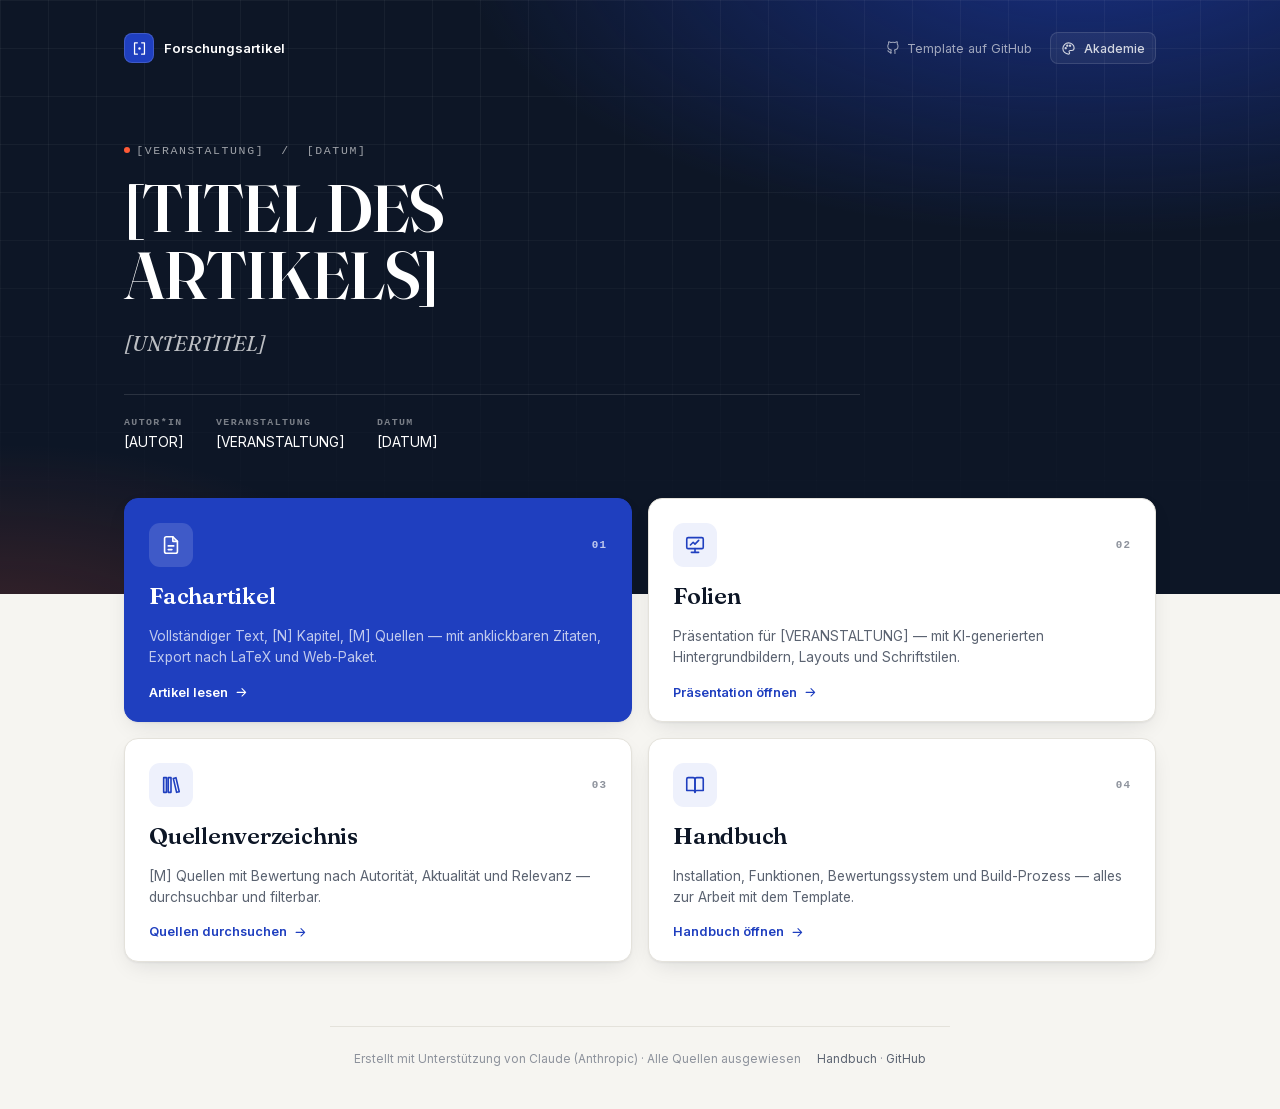
<file: index.html>
<!DOCTYPE html>
<html lang="de">
<head>
  <meta charset="UTF-8"/>
  <meta name="viewport" content="width=device-width,initial-scale=1.0"/>
  <title>[TITEL] — [AUTOR]</title>
  <link rel="stylesheet" href="assets/css/site.css"/>
  <script src="assets/theme.js"></script>
  <script src="assets/icons.js"></script>
  <style>
    *, *::before, *::after { box-sizing: border-box; margin: 0; padding: 0; }
    html { background: var(--paper); }
    body { font-family: var(--font-ui); color: var(--text); min-height: 100vh; display: flex; flex-direction: column; -webkit-font-smoothing: antialiased; }

    /* ── Hero ── */
    .hero {
      position: relative; overflow: hidden; color: #fff;
      background:
        radial-gradient(900px 420px at 85% -10%, color-mix(in srgb, var(--primary) 60%, transparent), transparent 70%),
        radial-gradient(600px 300px at 0% 110%, color-mix(in srgb, var(--accent) 20%, transparent), transparent 70%),
        var(--hero-bg);
      padding: 2rem 0 9rem;
    }
    .hero::before {
      content: ''; position: absolute; inset: 0; pointer-events: none;
      background-image:
        linear-gradient(rgba(255,255,255,.045) 1px, transparent 1px),
        linear-gradient(90deg, rgba(255,255,255,.045) 1px, transparent 1px);
      background-size: 48px 48px;
      -webkit-mask-image: linear-gradient(180deg, #000 30%, transparent 95%); mask-image: linear-gradient(180deg, #000 30%, transparent 95%);
    }
    .hero-inner { position: relative; max-width: 1080px; margin: 0 auto; padding: 0 1.5rem; }
    .hero-top { display: flex; align-items: center; justify-content: space-between; margin-bottom: 5rem; }
    .wordmark { display: flex; align-items: center; gap: .6rem; font: 600 .82rem var(--font-ui); color: #fff; text-decoration: none; }
    .wordmark .brand-mark { width: 30px; height: 30px; border-radius: 8px; background: var(--primary); display: grid; place-items: center; box-shadow: inset 0 0 0 1px rgba(255,255,255,.14); }
    .wordmark .brand-mark .ic { width: 17px; height: 17px; }
    .hero-actions { display: flex; align-items: center; gap: 1.1rem; }
    .hero-top .gh { display: inline-flex; align-items: center; gap: .45rem; color: rgba(255,255,255,.6); font-size: .78rem; text-decoration: none; }
    .hero-top .gh:hover { color: #fff; }
    .hero .kicker { color: rgba(255,255,255,.6); }
    .hero h1 {
      font-family: var(--font-display); font-weight: 600; font-size: clamp(2.3rem, 5.6vw, 4.1rem);
      line-height: 1.02; letter-spacing: -.025em; max-width: 15ch; margin: 1.2rem 0 1.2rem;
      font-variation-settings: "opsz" 144;
    }
    .hero .subtitle { font-family: var(--font-display); font-style: italic; font-size: clamp(1.05rem, 2vw, 1.3rem); color: rgba(255,255,255,.72); max-width: 40rem; line-height: 1.45; }
    .hero-meta { display: flex; flex-wrap: wrap; gap: .6rem 2rem; margin-top: 2.2rem; padding-top: 1.4rem; border-top: 1px solid rgba(255,255,255,.12); max-width: 46rem; }
    .hero-meta div { font-size: .86rem; color: #fff; }
    .hero-meta span { display: block; font: 600 .62rem/1 var(--font-mono); letter-spacing: .14em; text-transform: uppercase; color: rgba(255,255,255,.45); margin-bottom: .4rem; }

    /* ── Karten ── */
    main { position: relative; max-width: 1080px; width: 100%; margin: -6rem auto 0; padding: 0 1.5rem; flex: 1; }
    .cards { display: grid; grid-template-columns: repeat(2, 1fr); gap: 1rem; }
    @media (max-width: 760px) { .cards { grid-template-columns: 1fr; } }
    .card {
      position: relative; display: flex; flex-direction: column; gap: 1rem;
      background: var(--surface); border: 1px solid var(--line); border-radius: 14px;
      padding: 1.5rem 1.5rem 1.35rem; text-decoration: none; color: var(--text);
      box-shadow: var(--shadow); transition: transform .2s, box-shadow .2s, border-color .2s;
    }
    .card:hover { transform: translateY(-3px); box-shadow: var(--shadow-lg); border-color: var(--line-strong); }
    .card-top { display: flex; align-items: center; justify-content: space-between; }
    .card-icon { width: 44px; height: 44px; border-radius: 11px; display: grid; place-items: center; background: var(--primary-soft); color: var(--primary); }
    .card-icon .ic { width: 22px; height: 22px; }
    .card-num { font: 600 .68rem var(--font-mono); color: var(--faint); letter-spacing: .1em; }
    .card h2 { font-family: var(--font-display); font-weight: 600; font-size: 1.45rem; letter-spacing: -.01em; color: var(--heading); line-height: 1.15; }
    .card p { font-size: .86rem; color: var(--muted); line-height: 1.55; }
    .card-go { margin-top: auto; display: inline-flex; align-items: center; gap: .4rem; font-size: .8rem; font-weight: 600; color: var(--primary); }
    .card-go .ic { transition: transform .2s; }
    .card:hover .card-go .ic { transform: translateX(3px); }
    .card.primary { background: var(--primary); border-color: var(--primary); color: #fff; }
    .card.primary h2, .card.primary .card-go { color: #fff; }
    .card.primary p, .card.primary .card-num { color: rgba(255,255,255,.72); }
    .card.primary .card-icon { background: rgba(255,255,255,.14); color: #fff; }

    /* Stil „Print“: weißer Kopf, schwarze Linien, keine Effekte */
    [data-theme="print"] .hero { color: #000; background: #fff; border-bottom: 2px solid #000; padding-bottom: 3rem; }
    [data-theme="print"] .hero::before { display: none; }
    [data-theme="print"] .hero .kicker, [data-theme="print"] .hero .subtitle, [data-theme="print"] .hero-top .gh { color: #444; }
    [data-theme="print"] .hero-meta { border-top-color: #000; }
    [data-theme="print"] .hero-meta div { color: #000; }
    [data-theme="print"] .hero-meta span { color: #555; }
    [data-theme="print"] .wordmark { color: #000; }
    [data-theme="print"] .wordmark .brand-mark { background: #000; color: #fff; border-radius: 0; }
    [data-theme="print"] main { margin-top: 2.5rem; }
    [data-theme="print"] .card { border: 1px solid #000; border-radius: 0; }
    [data-theme="print"] .card:hover { transform: none; box-shadow: 4px 4px 0 #000; }
    [data-theme="print"] .card-icon { background: none; border: 1px solid #000; color: #000; border-radius: 0; }
    [data-theme="print"] .card.primary { background: #000; color: #fff; }
    [data-theme="print"] .card.primary .card-icon { border-color: #fff; color: #fff; background: none; }
  </style>
</head>
<body>

<section class="hero">
  <div class="hero-inner">
    <div class="hero-top">
      <a class="wordmark" href="index.html"><span class="brand-mark" data-icon="mark"></span>Forschungsartikel</a>
      <div class="hero-actions">
        <a class="gh" href="https://github.com/harubert/claude-research" target="_blank" rel="noopener"><span data-icon="github"></span>Template auf GitHub</a>
        <div data-theme-switch></div>
      </div>
    </div>
    <div class="kicker"><span class="dot"></span><span id="page-kicker">[VERANSTALTUNG] &nbsp;/&nbsp; [DATUM]</span></div>
    <h1 id="page-title">[TITEL DES ARTIKELS]</h1>
    <p class="subtitle" id="page-subtitle">[UNTERTITEL]</p>
    <div class="hero-meta" id="page-meta">
      <div><span>Autor*in</span>[AUTOR]</div>
      <div><span>Veranstaltung</span>[VERANSTALTUNG]</div>
      <div><span>Datum</span>[DATUM]</div>
    </div>
  </div>
</section>

<main>
  <div class="cards">
    <a class="card primary" href="standalone.html">
      <div class="card-top"><span class="card-icon" data-icon="article"></span><span class="card-num">01</span></div>
      <h2>Fachartikel</h2>
      <p>Vollständiger Text, [N] Kapitel, [M] Quellen — mit anklickbaren Zitaten, Export nach LaTeX und Web-Paket.</p>
      <span class="card-go">Artikel lesen <span data-icon="arrow-right"></span></span>
    </a>
    <a class="card" href="presentation/index.html">
      <div class="card-top"><span class="card-icon" data-icon="slides"></span><span class="card-num">02</span></div>
      <h2>Folien</h2>
      <p>Präsentation für [VERANSTALTUNG] — mit KI-generierten Hintergrundbildern, Layouts und Schriftstilen.</p>
      <span class="card-go">Präsentation öffnen <span data-icon="arrow-right"></span></span>
    </a>
    <a class="card" href="quellen.html">
      <div class="card-top"><span class="card-icon" data-icon="library"></span><span class="card-num">03</span></div>
      <h2>Quellenverzeichnis</h2>
      <p>[M] Quellen mit Bewertung nach Autorität, Aktualität und Relevanz — durchsuchbar und filterbar.</p>
      <span class="card-go">Quellen durchsuchen <span data-icon="arrow-right"></span></span>
    </a>
    <a class="card" href="handbuch.html">
      <div class="card-top"><span class="card-icon" data-icon="handbook"></span><span class="card-num">04</span></div>
      <h2>Handbuch</h2>
      <p>Installation, Funktionen, Bewertungssystem und Build-Prozess — alles zur Arbeit mit dem Template.</p>
      <span class="card-go">Handbuch öffnen <span data-icon="arrow-right"></span></span>
    </a>
  </div>
</main>

<footer class="site-footer" style="max-width:1080px;padding-left:1.5rem;padding-right:1.5rem">
  <span>Erstellt mit Unterstützung von Claude (Anthropic) · Alle Quellen ausgewiesen</span>
  <span><a href="handbuch.html">Handbuch</a> · <a href="https://github.com/harubert/claude-research" target="_blank" rel="noopener">GitHub</a></span>
</footer>
</body>
</html>
</file>
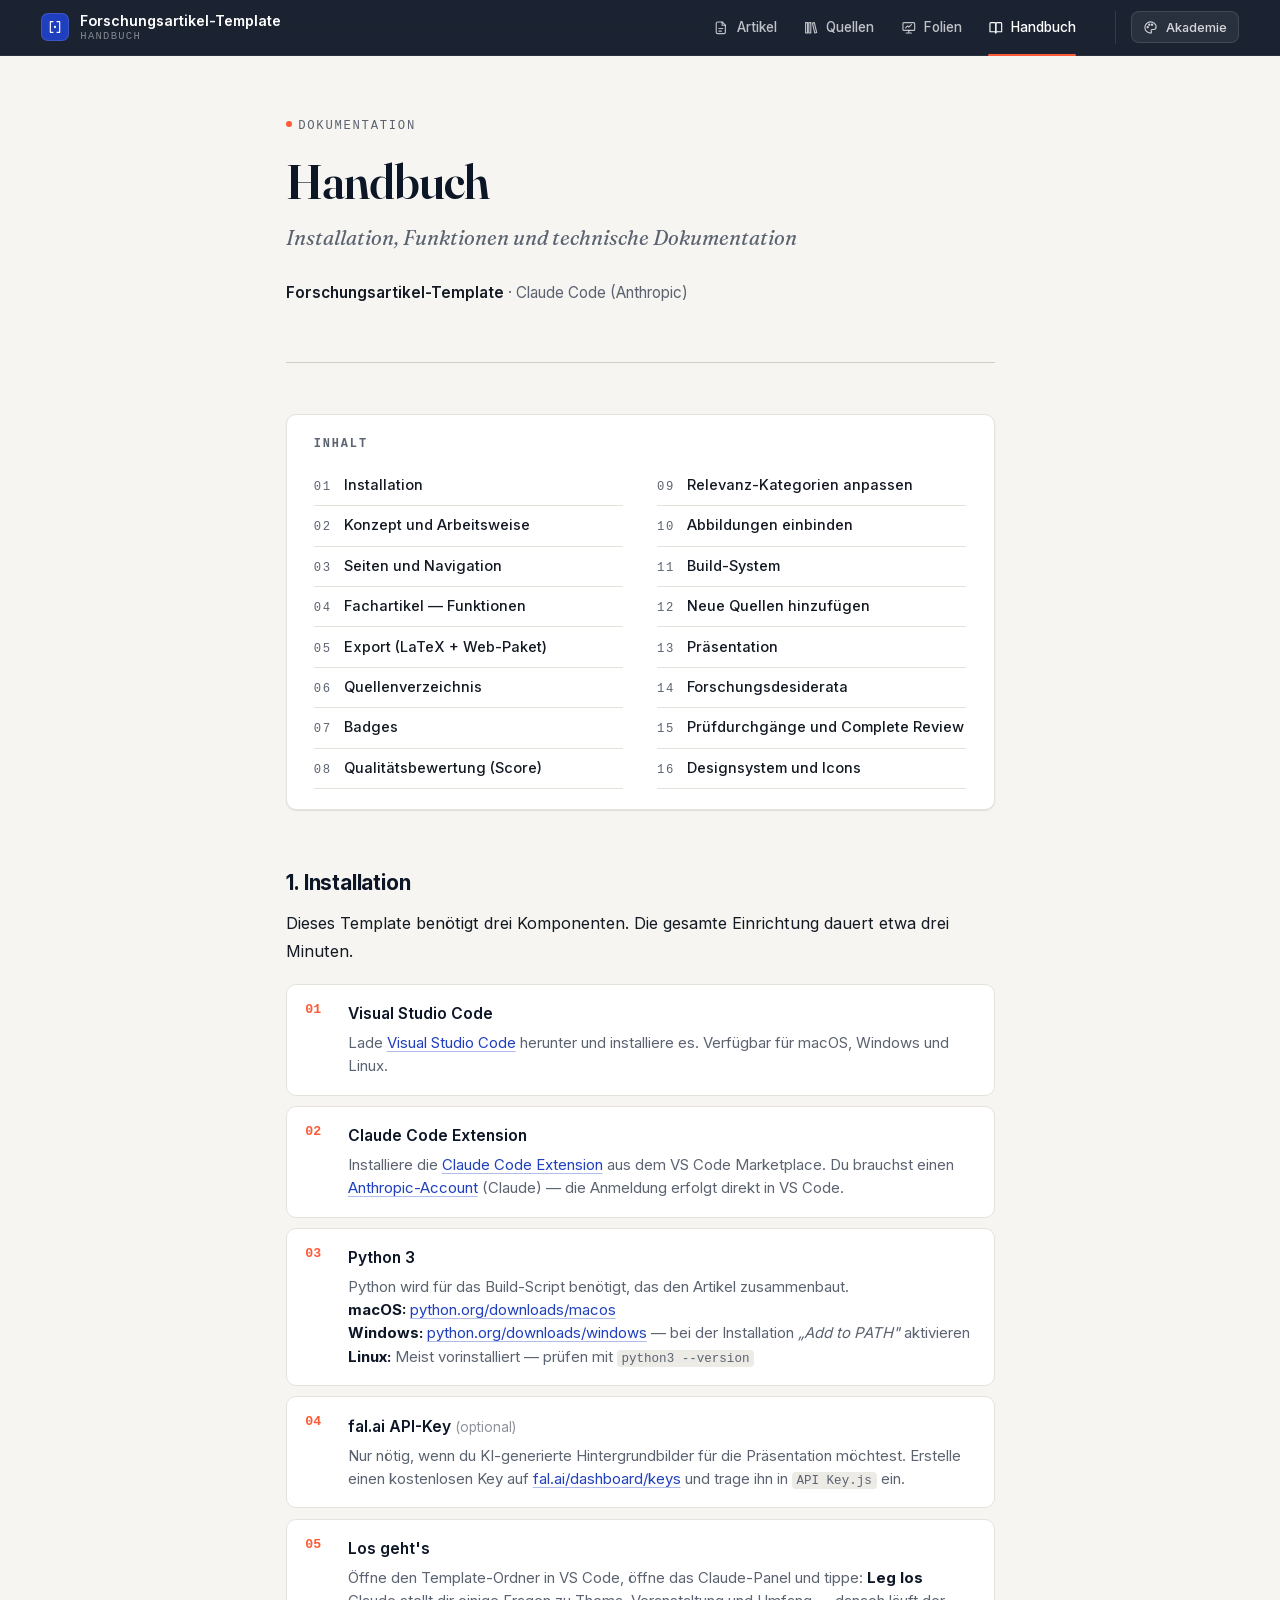
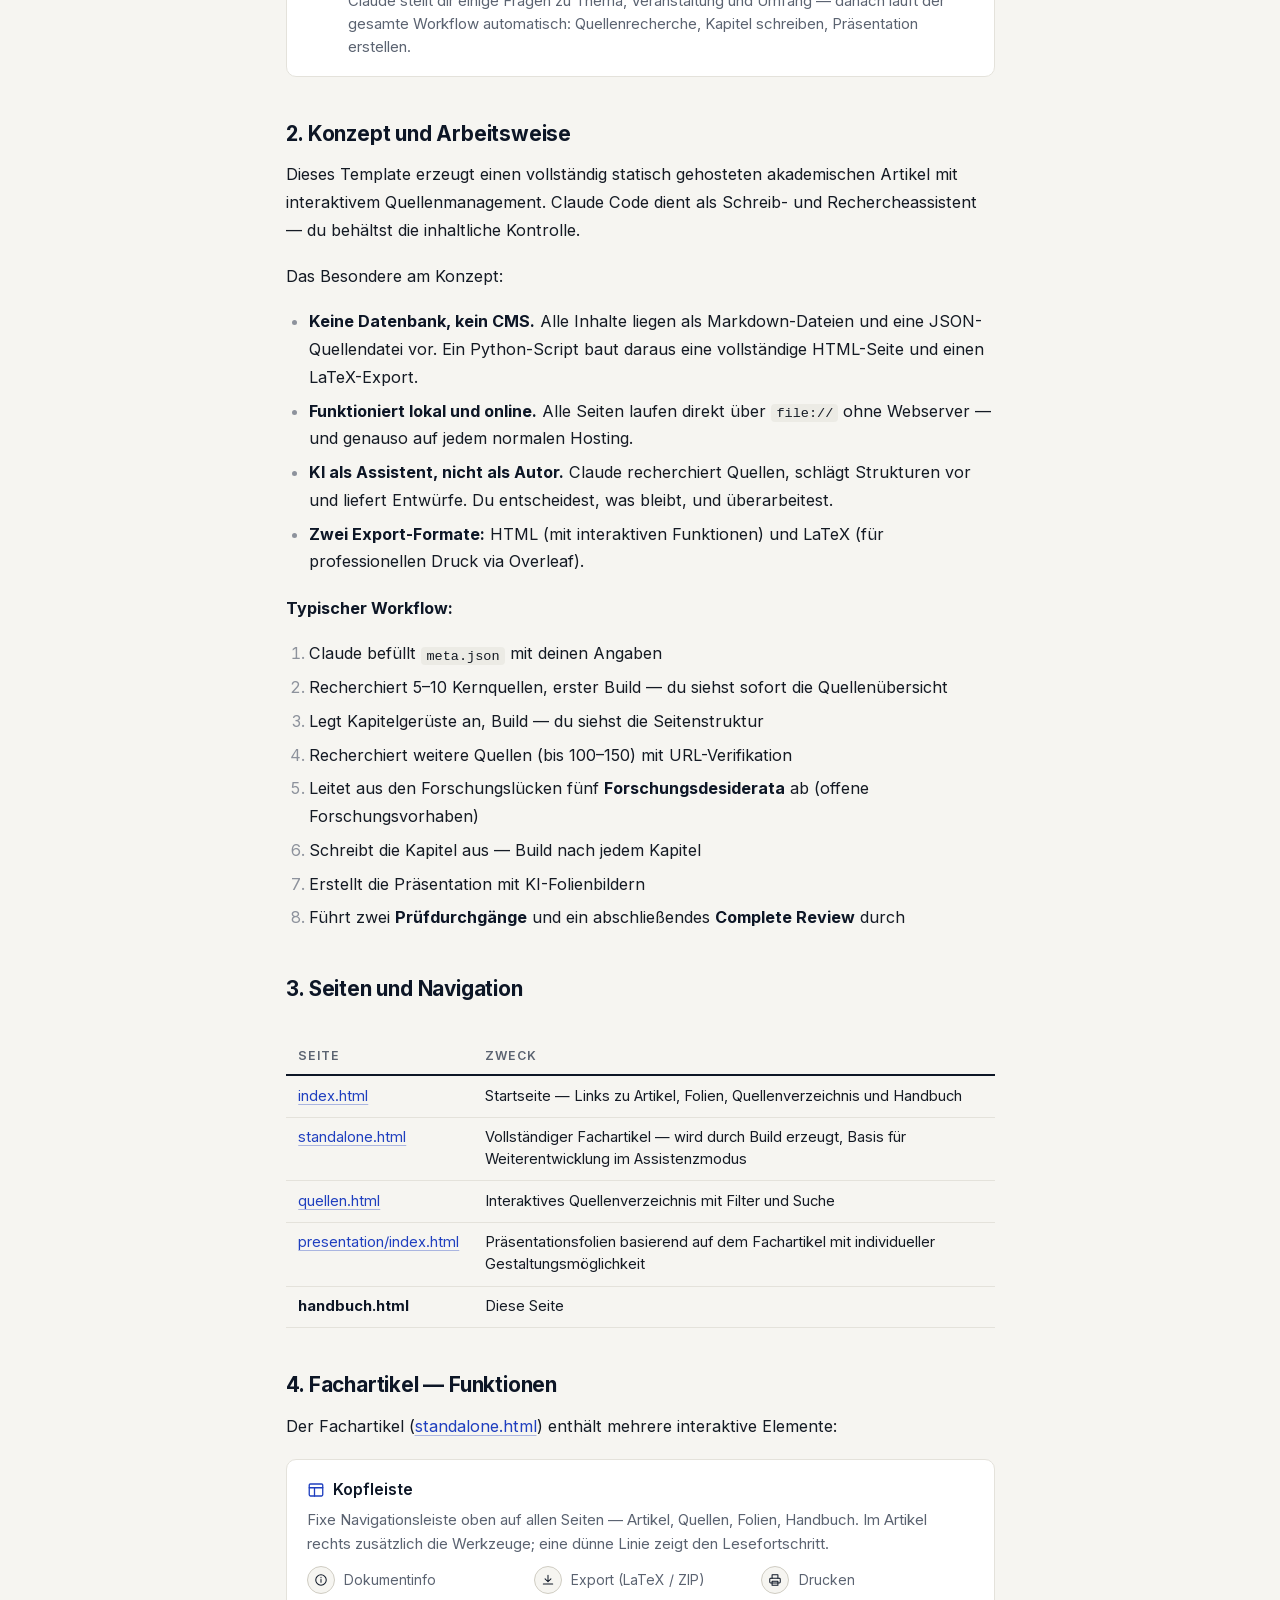
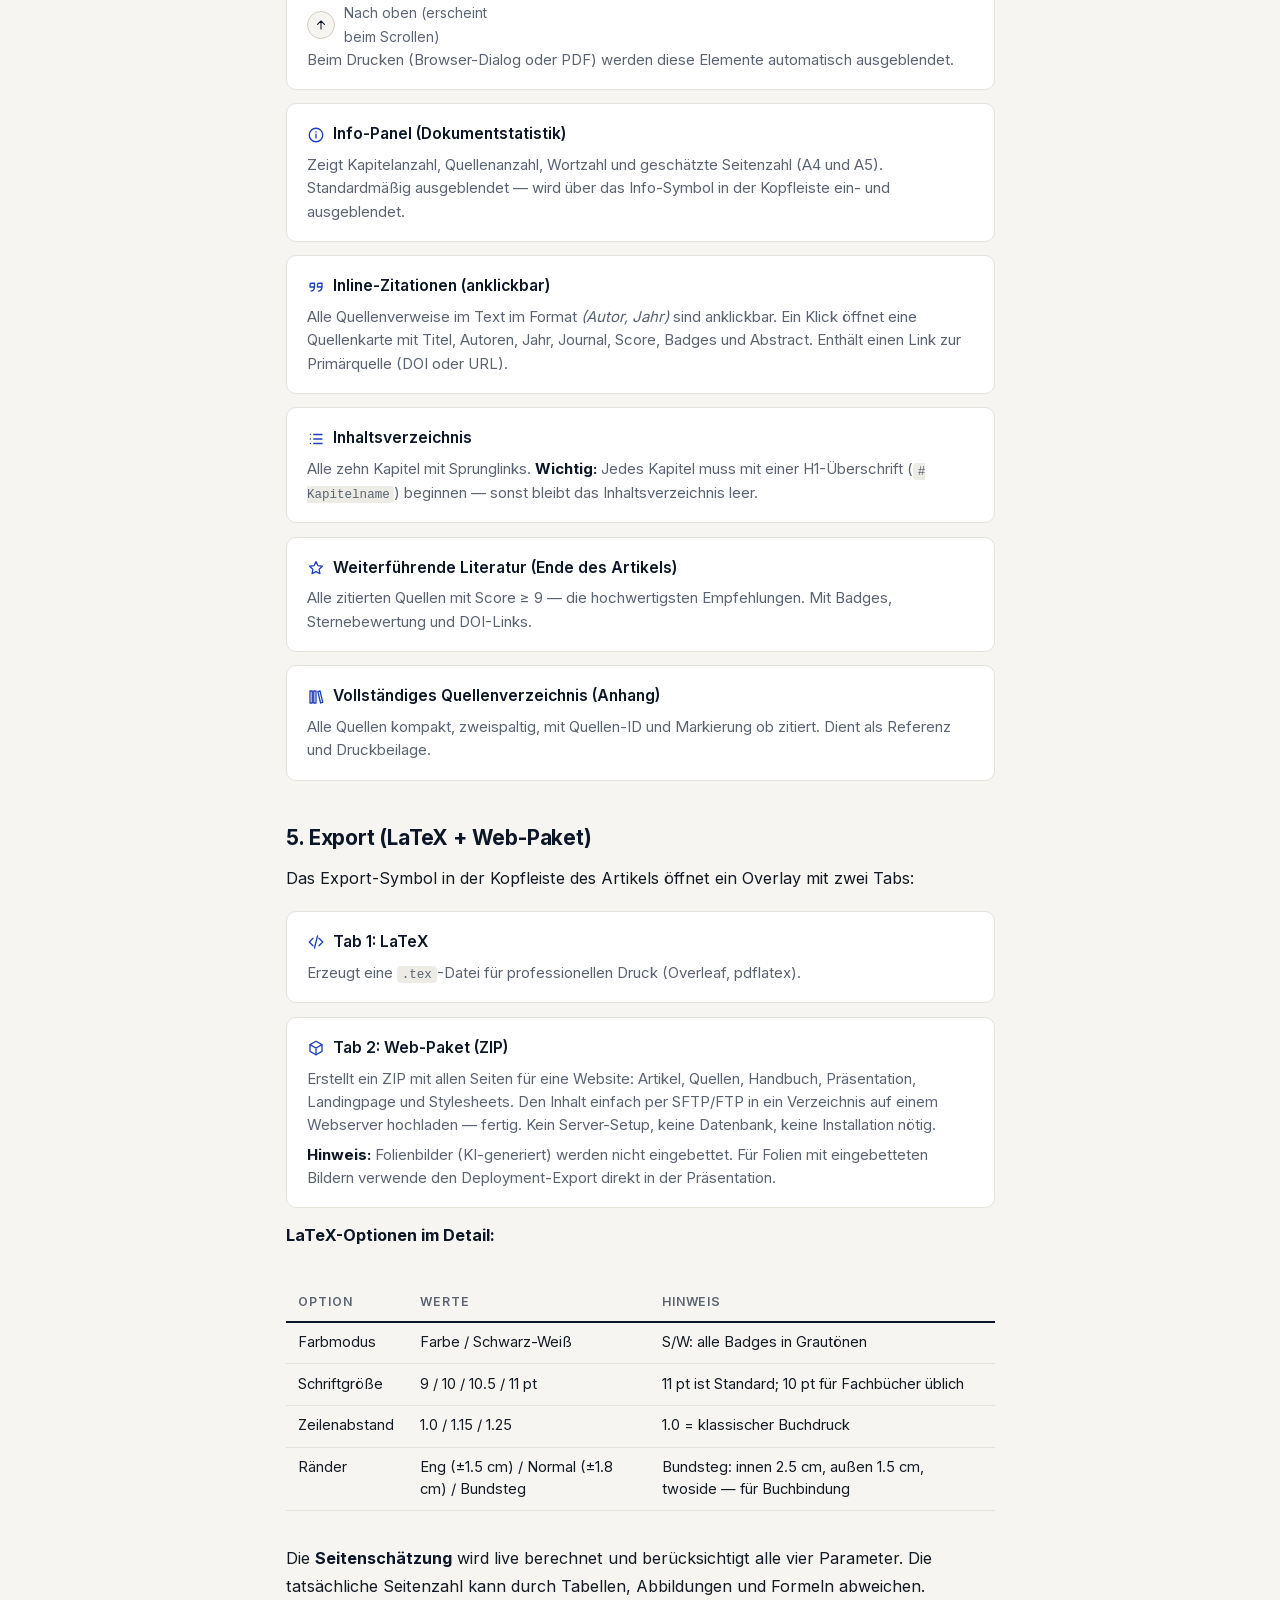
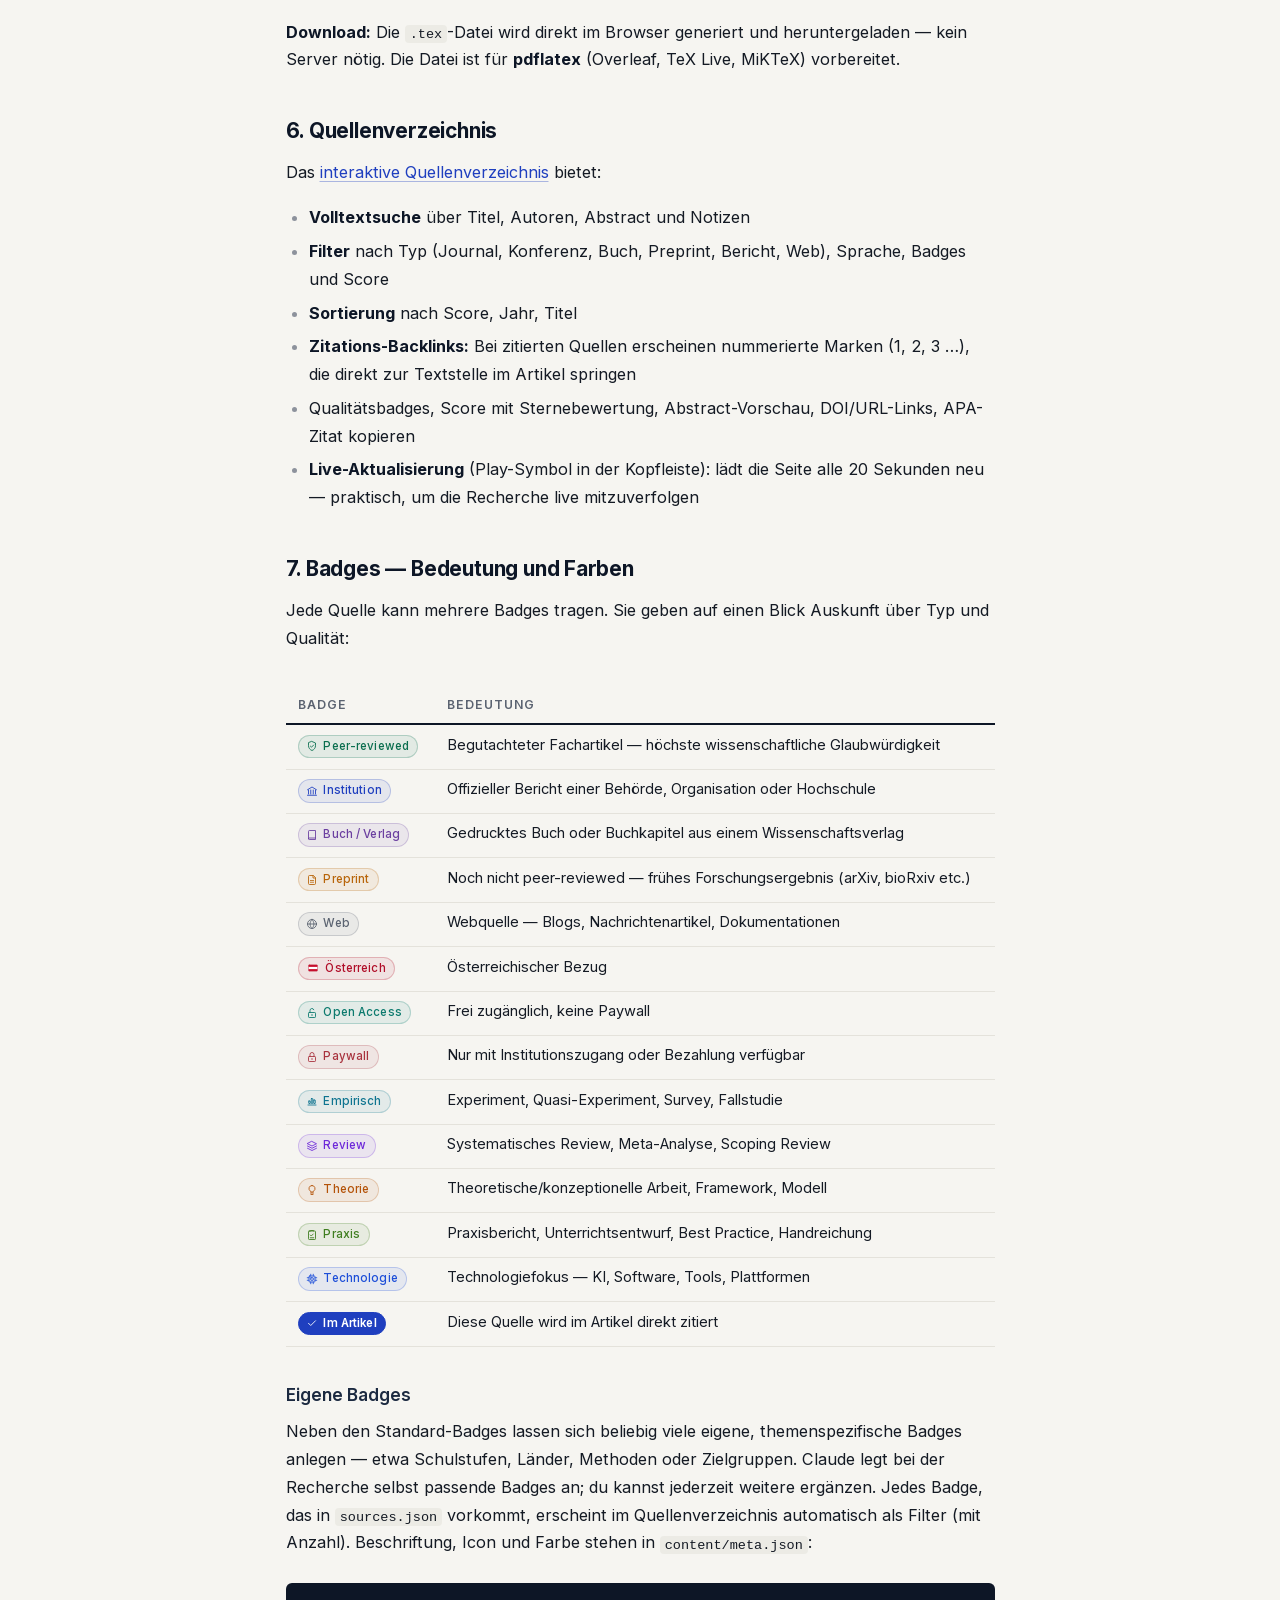
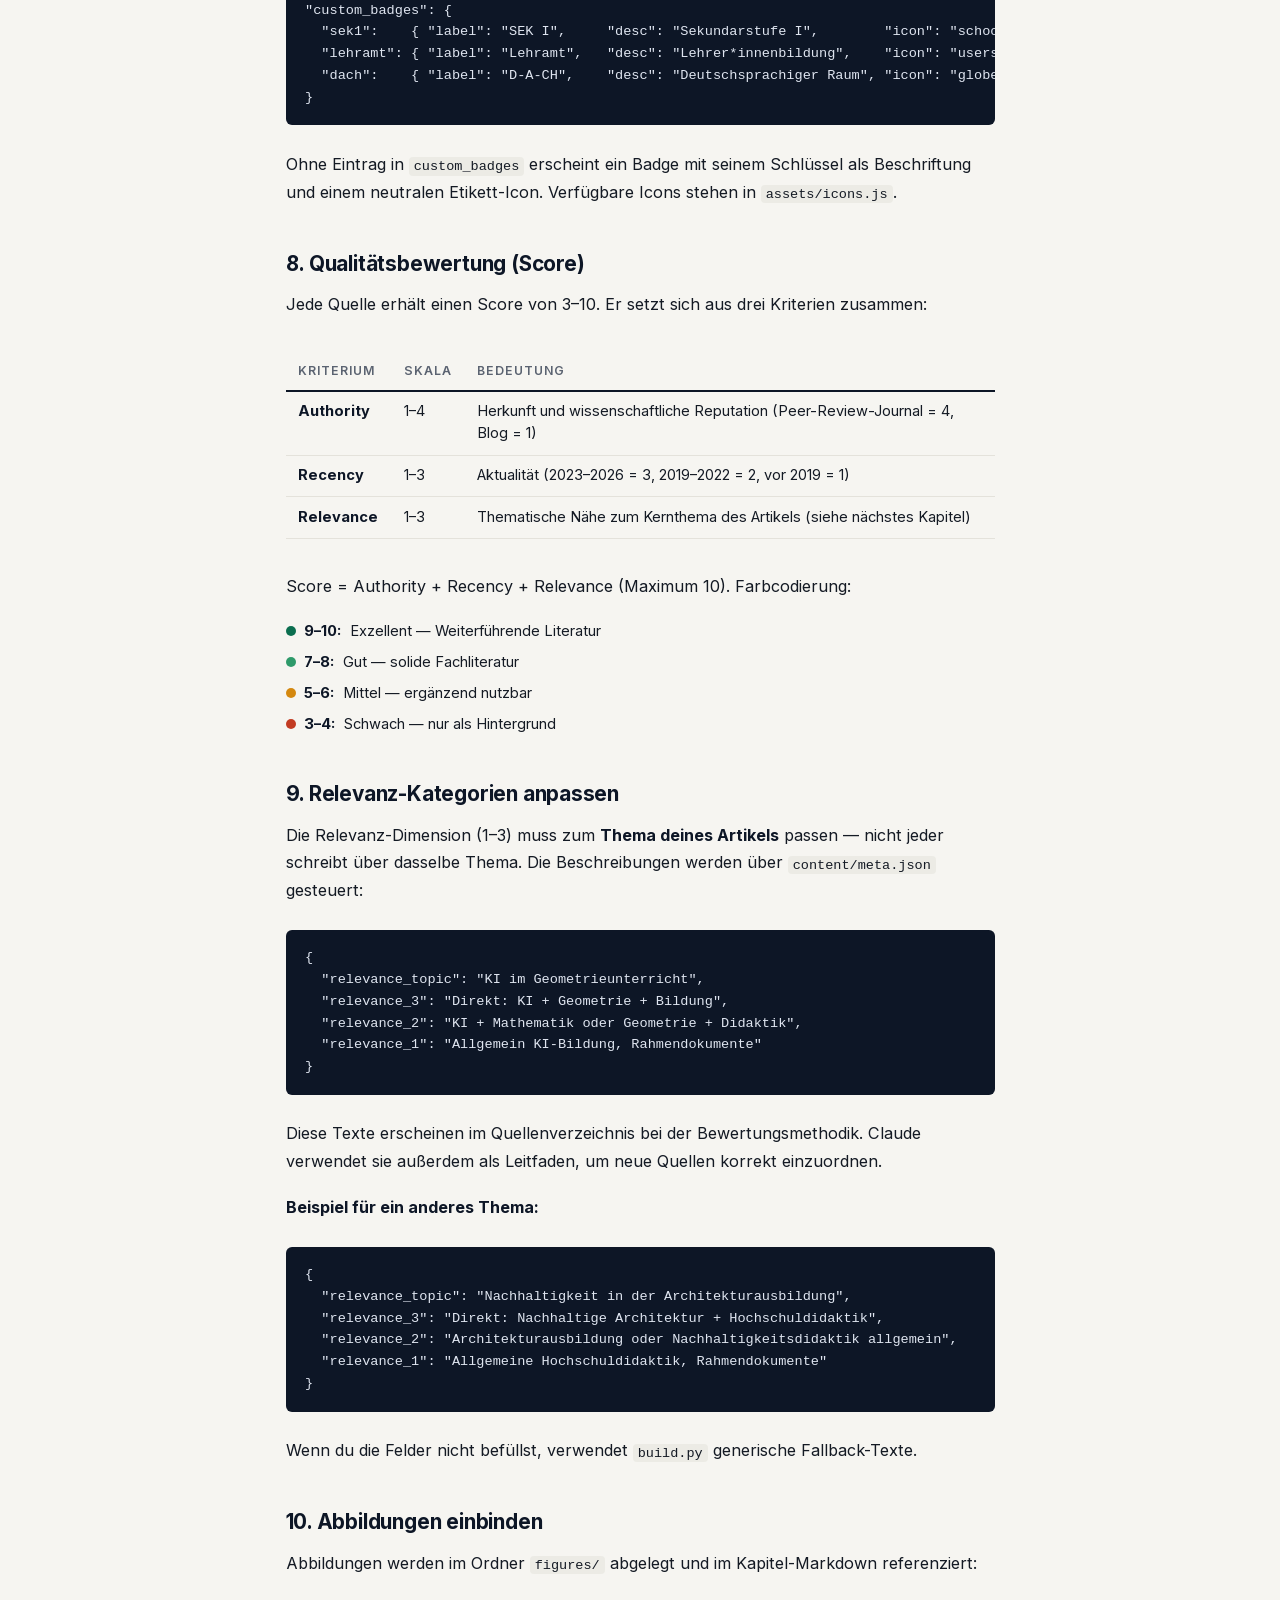
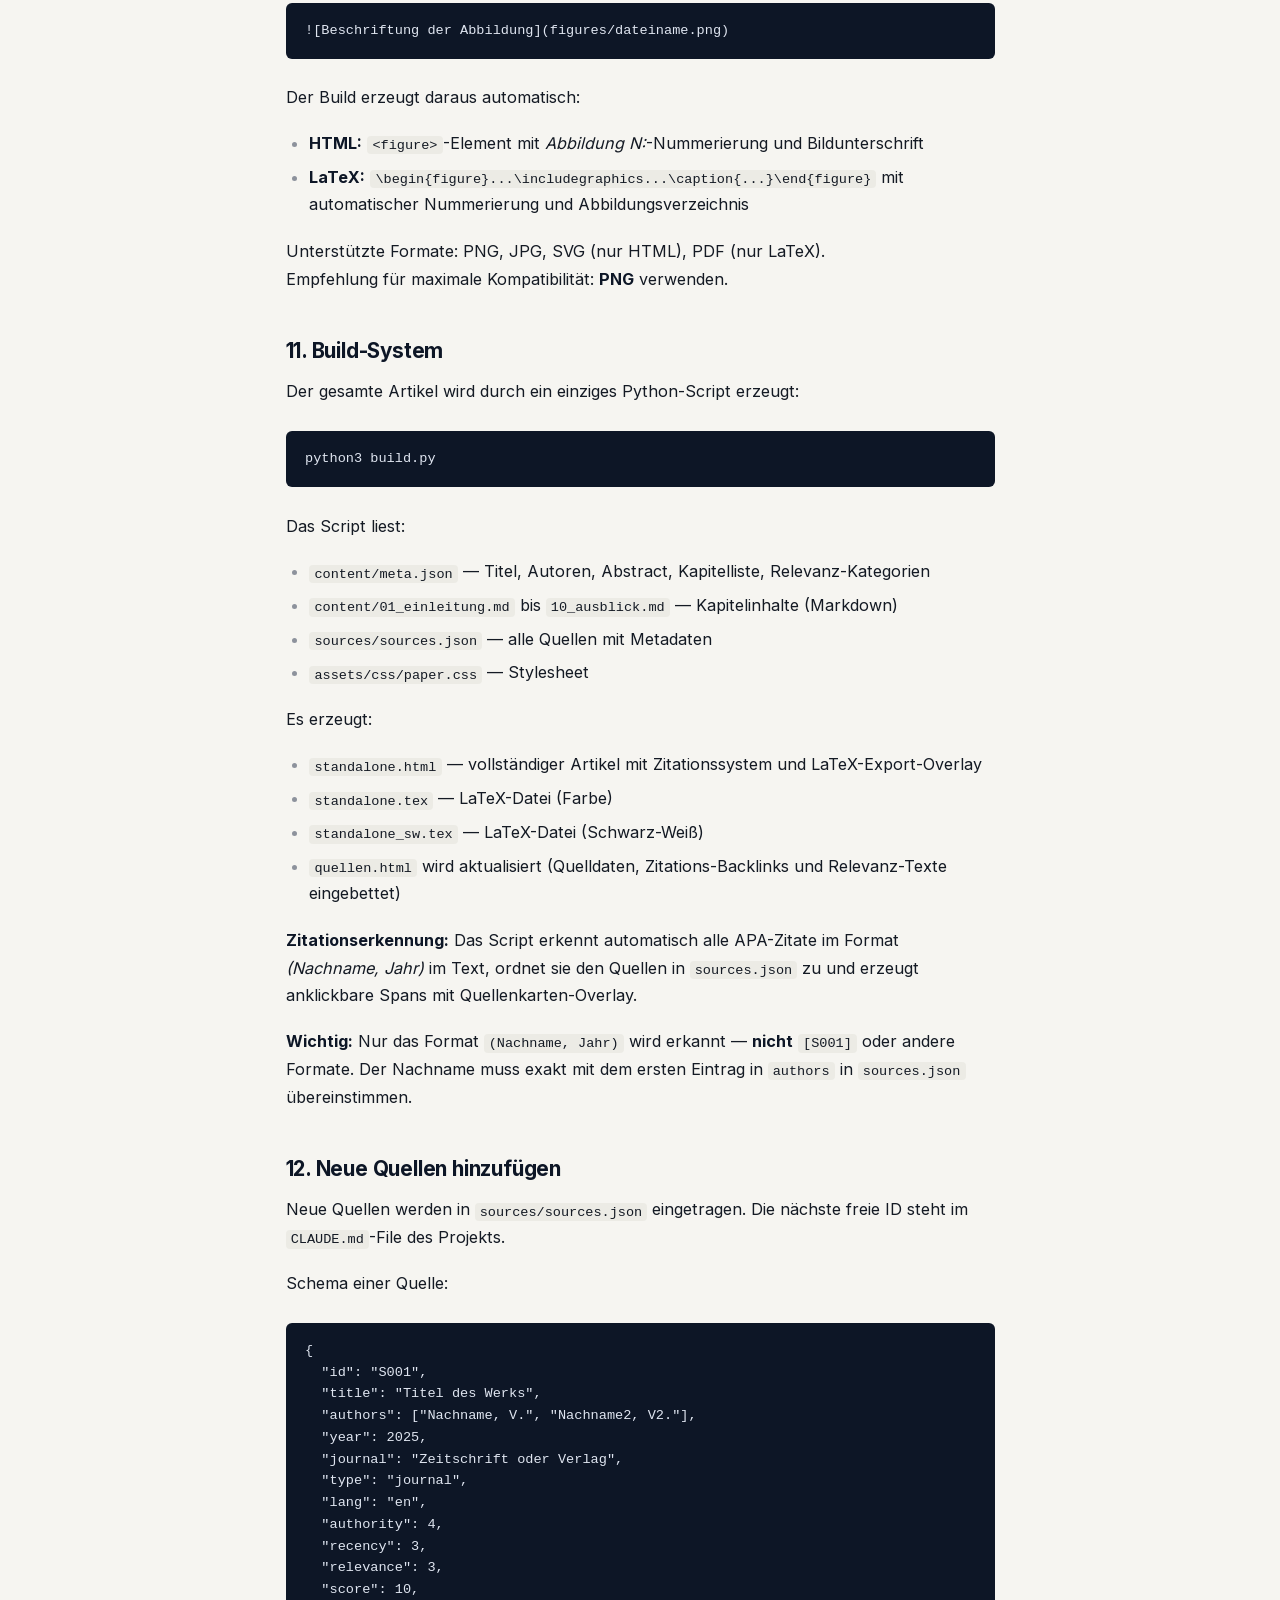
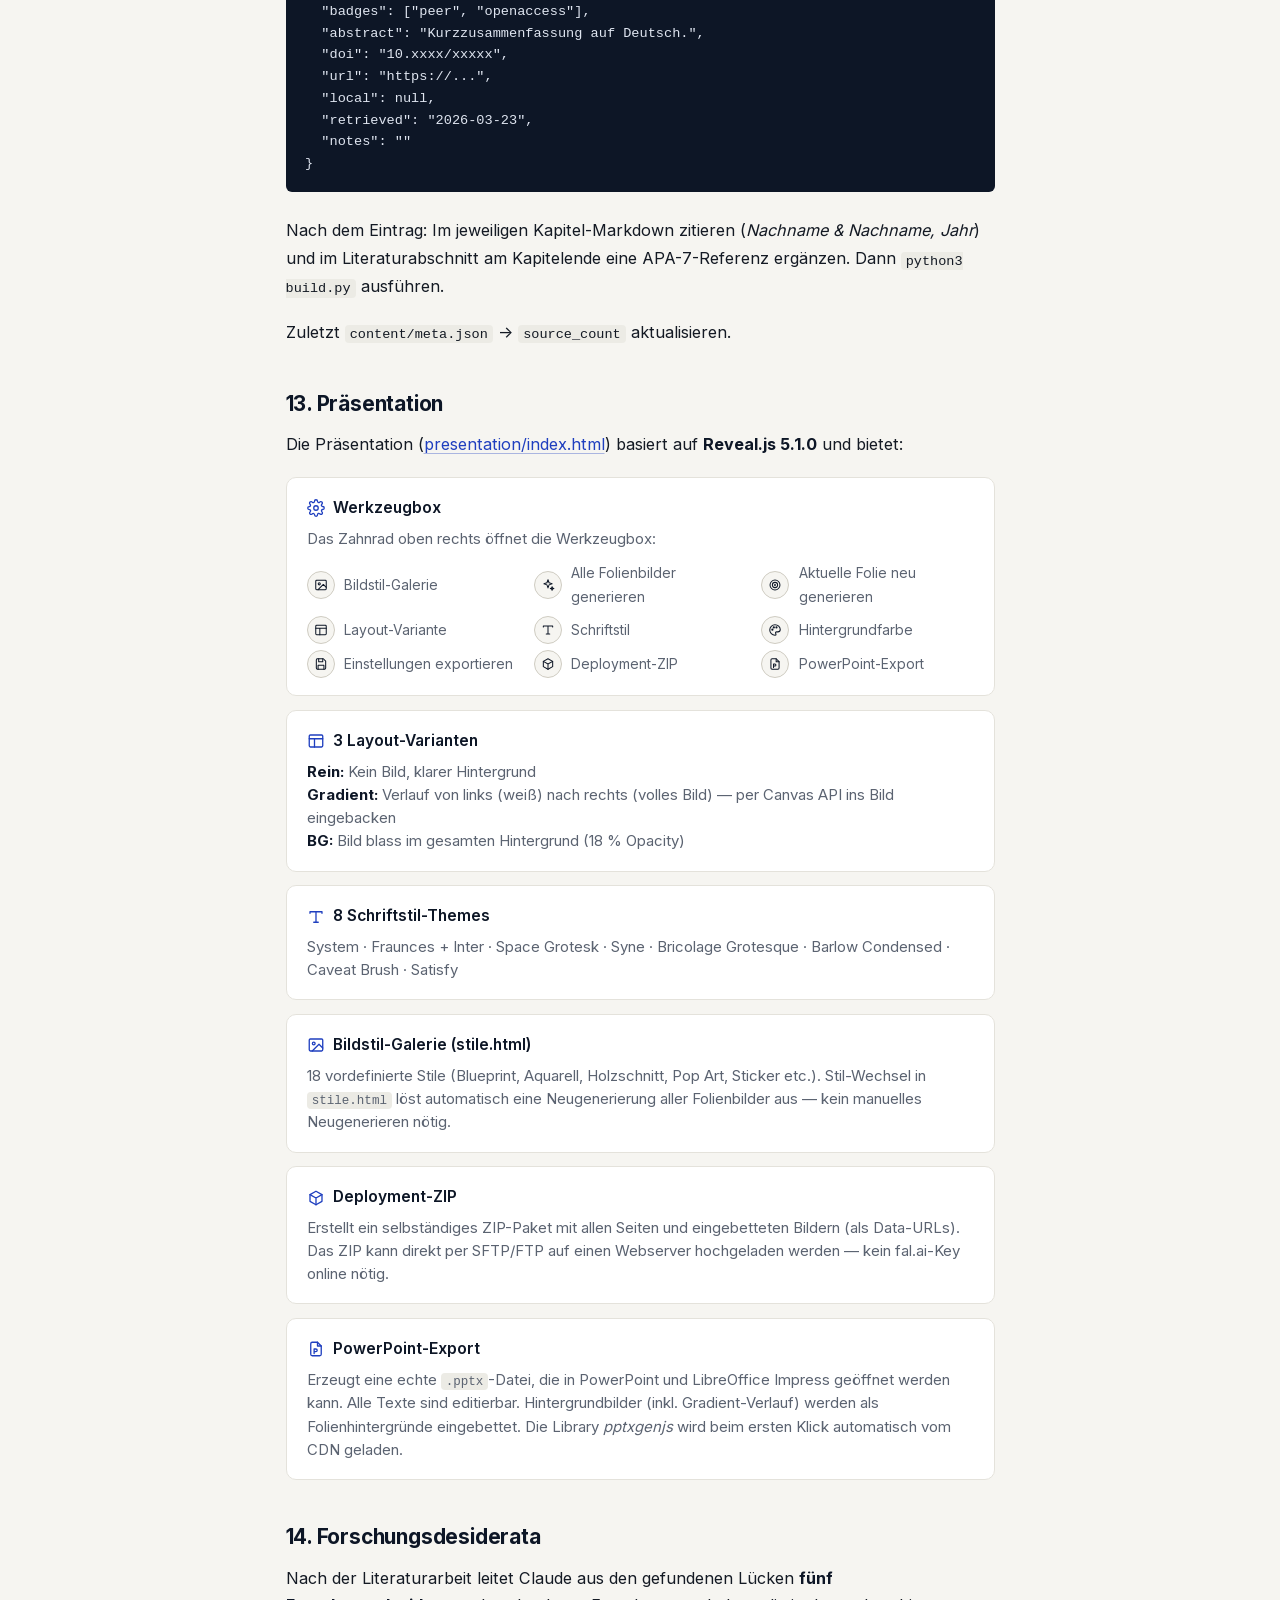
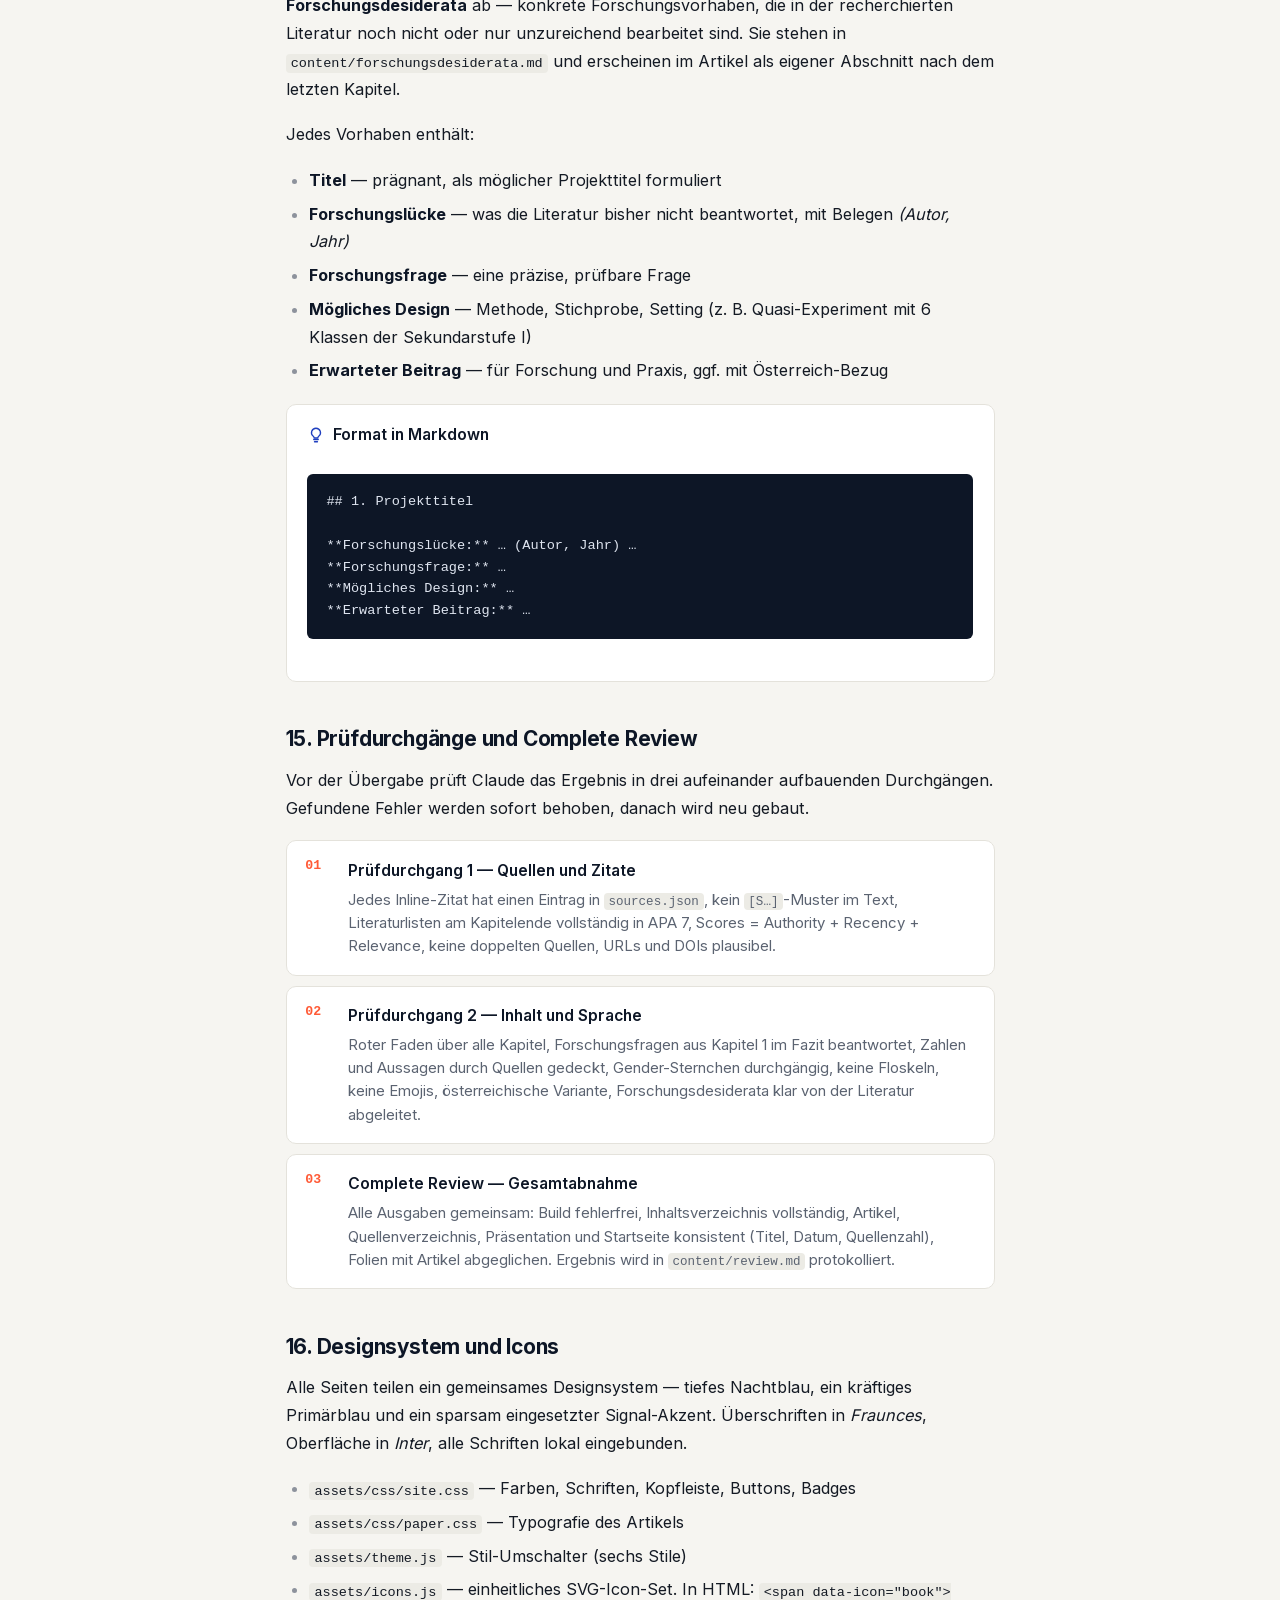
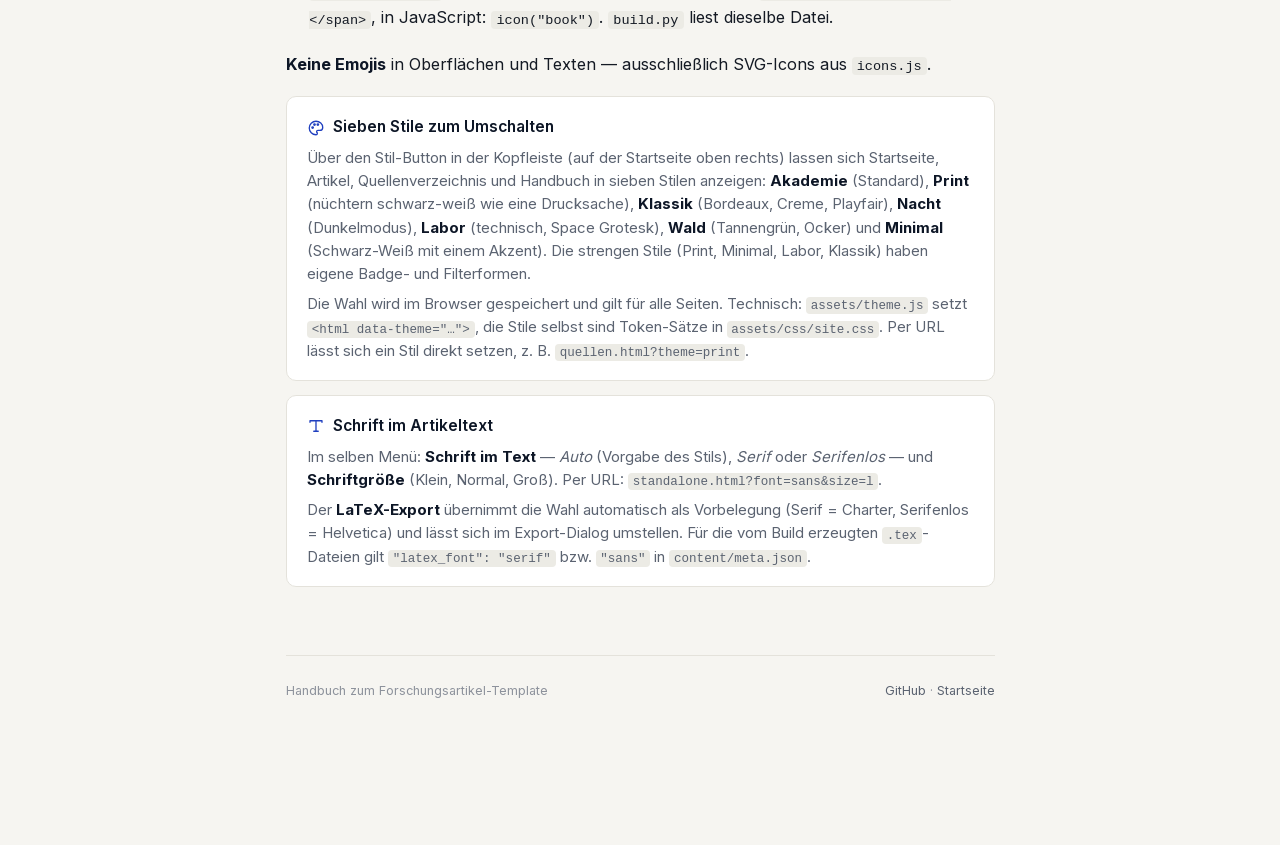
<file: handbuch.html>
<!DOCTYPE html>
<html lang="de">
<head>
  <meta charset="UTF-8"/>
  <meta name="viewport" content="width=device-width,initial-scale=1.0"/>
  <title>Handbuch — Forschungsartikel-Template</title>
  <link rel="stylesheet" href="assets/css/site.css"/>
  <link rel="stylesheet" href="assets/css/paper.css"/>
  <script src="assets/theme.js"></script>
  <script src="assets/icons.js"></script>
  <style>
    body { font-family: var(--font-ui); font-size: .95rem; }
    h2 { scroll-margin-top: calc(var(--topbar-h) + 1rem); }
    .function-card {
      background: var(--surface); border: 1px solid var(--line); border-radius: var(--radius);
      padding: 1rem 1.2rem; margin: .8rem 0; font-size: .88rem;
    }
    .function-card h4 { display: flex; align-items: center; gap: .5rem; margin: 0 0 .35rem; font-size: .92rem; color: var(--heading); }
    .function-card h4 .ic { color: var(--primary); }
    .function-card p  { margin: 0; color: var(--muted); line-height: 1.55; }
    .function-card p + p { margin-top: .4rem; }

    .tool-grid { display: grid; grid-template-columns: repeat(auto-fill, minmax(210px, 1fr)); gap: .4rem .9rem; margin-top: .6rem; }
    .tool { display: flex; align-items: center; gap: .55rem; font-size: .82rem; color: var(--muted); }
    .tool .key { width: 28px; height: 28px; border-radius: 50%; display: grid; place-items: center; flex-shrink: 0; background: var(--paper); border: 1px solid var(--line-strong); color: var(--heading); }
    .tool .key .ic { width: 14px; height: 14px; }

    .score-bar { display: flex; gap: .5rem; align-items: center; margin: .35rem 0; font-size: .86rem; }
    .score-dot { width: 10px; height: 10px; border-radius: 50%; display: inline-block; }

    .steps { counter-reset: step; display: grid; gap: .6rem; margin: 1rem 0 1.5rem; }
    .install-step {
      position: relative; background: var(--surface); border: 1px solid var(--line); border-radius: var(--radius);
      padding: .95rem 1.2rem .95rem 3.6rem; font-size: .88rem;
    }
    .install-step::before {
      counter-increment: step; content: counter(step, decimal-leading-zero);
      position: absolute; left: 1.1rem; top: 1rem; font: 600 .78rem var(--font-mono); color: var(--accent);
    }
    .install-step h4 { margin: 0 0 .25rem; font-size: .92rem; color: var(--heading); }
    .install-step p  { margin: 0; color: var(--muted); line-height: 1.55; }
    .install-step .optional { color: var(--faint); font-size: .8rem; font-weight: 400; }
  </style>
</head>
<body>

<header class="topbar">
  <div class="topbar-inner">
    <a class="brand" href="index.html">
      <span class="brand-mark" data-icon="mark"></span>
      <span class="brand-text"><span class="brand-title">Forschungsartikel-Template</span><span class="brand-sub">Handbuch</span></span>
    </a>
    <nav>
      <a href="standalone.html"><span data-icon="article"></span><span class="nav-label">Artikel</span></a>
      <a href="quellen.html"><span data-icon="library"></span><span class="nav-label">Quellen</span></a>
      <a href="presentation/index.html"><span data-icon="slides"></span><span class="nav-label">Folien</span></a>
      <a class="active" href="handbuch.html"><span data-icon="handbook"></span><span class="nav-label">Handbuch</span></a>
    </nav>
    <div class="tb-tools"><div data-theme-switch></div></div>
  </div>
</header>

<header class="paper-header">
  <div class="kicker"><span class="dot"></span>Dokumentation</div>
  <h1>Handbuch</h1>
  <p class="subtitle">Installation, Funktionen und technische Dokumentation</p>
  <p class="authors">Forschungsartikel-Template <em>· Claude Code (Anthropic)</em></p>
</header>

<nav class="toc">
  <h2>Inhalt</h2>
  <ol>
    <li><a href="#installation"><span class="kicker">01</span><span>Installation</span></a></li>
    <li><a href="#konzept"><span class="kicker">02</span><span>Konzept und Arbeitsweise</span></a></li>
    <li><a href="#seiten"><span class="kicker">03</span><span>Seiten und Navigation</span></a></li>
    <li><a href="#artikel"><span class="kicker">04</span><span>Fachartikel — Funktionen</span></a></li>
    <li><a href="#latex-export"><span class="kicker">05</span><span>Export (LaTeX + Web-Paket)</span></a></li>
    <li><a href="#quellen"><span class="kicker">06</span><span>Quellenverzeichnis</span></a></li>
    <li><a href="#badges"><span class="kicker">07</span><span>Badges</span></a></li>
    <li><a href="#score"><span class="kicker">08</span><span>Qualitätsbewertung (Score)</span></a></li>
    <li><a href="#relevanz"><span class="kicker">09</span><span>Relevanz-Kategorien anpassen</span></a></li>
    <li><a href="#abbildungen"><span class="kicker">10</span><span>Abbildungen einbinden</span></a></li>
    <li><a href="#build"><span class="kicker">11</span><span>Build-System</span></a></li>
    <li><a href="#quellen-hinzufuegen"><span class="kicker">12</span><span>Neue Quellen hinzufügen</span></a></li>
    <li><a href="#praesentation"><span class="kicker">13</span><span>Präsentation</span></a></li>
    <li><a href="#forschungsdesiderata"><span class="kicker">14</span><span>Forschungsdesiderata</span></a></li>
    <li><a href="#pruefung"><span class="kicker">15</span><span>Prüfdurchgänge und Complete Review</span></a></li>
    <li><a href="#design"><span class="kicker">16</span><span>Designsystem und Icons</span></a></li>
  </ol>
</nav>

<!-- ══════════════════════════════════════════════════════════ -->
<h2 id="installation">1. Installation</h2>

<p>Dieses Template benötigt drei Komponenten. Die gesamte Einrichtung dauert etwa drei Minuten.</p>

<div class="steps">
<div class="install-step">
  <h4>Visual Studio Code</h4>
  <p>Lade <a href="https://code.visualstudio.com/download" target="_blank" rel="noopener">Visual Studio Code</a> herunter und installiere es. Verfügbar für macOS, Windows und Linux.</p>
</div>

<div class="install-step">
  <h4>Claude Code Extension</h4>
  <p>Installiere die <a href="https://marketplace.visualstudio.com/items?itemName=anthropics.claude-code" target="_blank" rel="noopener">Claude Code Extension</a> aus dem VS Code Marketplace. Du brauchst einen <a href="https://console.anthropic.com/" target="_blank" rel="noopener">Anthropic-Account</a> (Claude) — die Anmeldung erfolgt direkt in VS Code.</p>
</div>

<div class="install-step">
  <h4>Python 3</h4>
  <p>Python wird für das Build-Script benötigt, das den Artikel zusammenbaut.</p>
  <p>
    <strong>macOS:</strong> <a href="https://www.python.org/downloads/macos/" target="_blank" rel="noopener">python.org/downloads/macos</a><br>
    <strong>Windows:</strong> <a href="https://www.python.org/downloads/windows/" target="_blank" rel="noopener">python.org/downloads/windows</a> — bei der Installation <em>„Add to PATH"</em> aktivieren<br>
    <strong>Linux:</strong> Meist vorinstalliert — prüfen mit <code>python3 --version</code>
  </p>
</div>

<div class="install-step">
  <h4>fal.ai API-Key <span class="optional">(optional)</span></h4>
  <p>Nur nötig, wenn du KI-generierte Hintergrundbilder für die Präsentation möchtest. Erstelle einen kostenlosen Key auf <a href="https://fal.ai/dashboard/keys" target="_blank" rel="noopener">fal.ai/dashboard/keys</a> und trage ihn in <code>API Key.js</code> ein.</p>
</div>

<div class="install-step">
  <h4>Los geht's</h4>
  <p>Öffne den Template-Ordner in VS Code, öffne das Claude-Panel und tippe: <strong>Leg los</strong></p>
  <p>Claude stellt dir einige Fragen zu Thema, Veranstaltung und Umfang — danach läuft der gesamte Workflow automatisch: Quellenrecherche, Kapitel schreiben, Präsentation erstellen.</p>
</div>
</div>

<!-- ══════════════════════════════════════════════════════════ -->
<h2 id="konzept">2. Konzept und Arbeitsweise</h2>

<p>Dieses Template erzeugt einen vollständig statisch gehosteten akademischen Artikel mit interaktivem Quellenmanagement. Claude Code dient als Schreib- und Rechercheassistent — du behältst die inhaltliche Kontrolle.</p>

<p>Das Besondere am Konzept:</p>
<ul>
  <li><strong>Keine Datenbank, kein CMS.</strong> Alle Inhalte liegen als Markdown-Dateien und eine JSON-Quellendatei vor. Ein Python-Script baut daraus eine vollständige HTML-Seite und einen LaTeX-Export.</li>
  <li><strong>Funktioniert lokal und online.</strong> Alle Seiten laufen direkt über <code>file://</code> ohne Webserver — und genauso auf jedem normalen Hosting.</li>
  <li><strong>KI als Assistent, nicht als Autor.</strong> Claude recherchiert Quellen, schlägt Strukturen vor und liefert Entwürfe. Du entscheidest, was bleibt, und überarbeitest.</li>
  <li><strong>Zwei Export-Formate:</strong> HTML (mit interaktiven Funktionen) und LaTeX (für professionellen Druck via Overleaf).</li>
</ul>

<p><strong>Typischer Workflow:</strong></p>
<ol>
  <li>Claude befüllt <code>meta.json</code> mit deinen Angaben</li>
  <li>Recherchiert 5–10 Kernquellen, erster Build — du siehst sofort die Quellenübersicht</li>
  <li>Legt Kapitelgerüste an, Build — du siehst die Seitenstruktur</li>
  <li>Recherchiert weitere Quellen (bis 100–150) mit URL-Verifikation</li>
  <li>Leitet aus den Forschungslücken fünf <strong>Forschungsdesiderata</strong> ab (offene Forschungsvorhaben)</li>
  <li>Schreibt die Kapitel aus — Build nach jedem Kapitel</li>
  <li>Erstellt die Präsentation mit KI-Folienbildern</li>
  <li>Führt zwei <strong>Prüfdurchgänge</strong> und ein abschließendes <strong>Complete Review</strong> durch</li>
</ol>

<!-- ══════════════════════════════════════════════════════════ -->
<h2 id="seiten">3. Seiten und Navigation</h2>

<table>
  <thead><tr><th>Seite</th><th>Zweck</th></tr></thead>
  <tbody>
    <tr><td><a href="index.html">index.html</a></td><td>Startseite — Links zu Artikel, Folien, Quellenverzeichnis und Handbuch</td></tr>
    <tr><td><a href="standalone.html">standalone.html</a></td><td>Vollständiger Fachartikel — wird durch Build erzeugt, Basis für Weiterentwicklung im Assistenzmodus</td></tr>
    <tr><td><a href="quellen.html">quellen.html</a></td><td>Interaktives Quellenverzeichnis mit Filter und Suche</td></tr>
    <tr><td><a href="presentation/index.html">presentation/index.html</a></td><td>Präsentationsfolien basierend auf dem Fachartikel mit individueller Gestaltungsmöglichkeit</td></tr>
    <tr><td><strong>handbuch.html</strong></td><td>Diese Seite</td></tr>
  </tbody>
</table>

<!-- ══════════════════════════════════════════════════════════ -->
<h2 id="artikel">4. Fachartikel — Funktionen</h2>

<p>Der Fachartikel (<a href="standalone.html">standalone.html</a>) enthält mehrere interaktive Elemente:</p>

<div class="function-card">
  <h4><span data-icon="layout"></span>Kopfleiste</h4>
  <p>Fixe Navigationsleiste oben auf allen Seiten — Artikel, Quellen, Folien, Handbuch. Im Artikel rechts zusätzlich die Werkzeuge; eine dünne Linie zeigt den Lesefortschritt.</p>
  <div class="tool-grid">
    <div class="tool"><span class="key" data-icon="info"></span>Dokumentinfo</div>
    <div class="tool"><span class="key" data-icon="download"></span>Export (LaTeX / ZIP)</div>
    <div class="tool"><span class="key" data-icon="printer"></span>Drucken</div>
    <div class="tool"><span class="key" data-icon="arrow-up"></span>Nach oben (erscheint beim Scrollen)</div>
  </div>
  <p>Beim Drucken (Browser-Dialog oder PDF) werden diese Elemente automatisch ausgeblendet.</p>
</div>

<div class="function-card">
  <h4><span data-icon="info"></span>Info-Panel (Dokumentstatistik)</h4>
  <p>Zeigt Kapitelanzahl, Quellenanzahl, Wortzahl und geschätzte Seitenzahl (A4 und A5). Standardmäßig ausgeblendet — wird über das Info-Symbol in der Kopfleiste ein- und ausgeblendet.</p>
</div>

<div class="function-card">
  <h4><span data-icon="quote"></span>Inline-Zitationen (anklickbar)</h4>
  <p>Alle Quellenverweise im Text im Format <em>(Autor, Jahr)</em> sind anklickbar. Ein Klick öffnet eine Quellenkarte mit Titel, Autoren, Jahr, Journal, Score, Badges und Abstract. Enthält einen Link zur Primärquelle (DOI oder URL).</p>
</div>

<div class="function-card">
  <h4><span data-icon="list"></span>Inhaltsverzeichnis</h4>
  <p>Alle zehn Kapitel mit Sprunglinks. <strong>Wichtig:</strong> Jedes Kapitel muss mit einer H1-Überschrift (<code># Kapitelname</code>) beginnen — sonst bleibt das Inhaltsverzeichnis leer.</p>
</div>

<div class="function-card">
  <h4><span data-icon="star"></span>Weiterführende Literatur (Ende des Artikels)</h4>
  <p>Alle zitierten Quellen mit Score ≥ 9 — die hochwertigsten Empfehlungen. Mit Badges, Sternebewertung und DOI-Links.</p>
</div>

<div class="function-card">
  <h4><span data-icon="library"></span>Vollständiges Quellenverzeichnis (Anhang)</h4>
  <p>Alle Quellen kompakt, zweispaltig, mit Quellen-ID und Markierung ob zitiert. Dient als Referenz und Druckbeilage.</p>
</div>

<!-- ══════════════════════════════════════════════════════════ -->
<h2 id="latex-export">5. Export (LaTeX + Web-Paket)</h2>

<p>Das Export-Symbol in der Kopfleiste des Artikels öffnet ein Overlay mit zwei Tabs:</p>

<div class="function-card">
  <h4><span data-icon="code"></span>Tab 1: LaTeX</h4>
  <p>Erzeugt eine <code>.tex</code>-Datei für professionellen Druck (Overleaf, pdflatex).</p>
</div>

<div class="function-card">
  <h4><span data-icon="package"></span>Tab 2: Web-Paket (ZIP)</h4>
  <p>Erstellt ein ZIP mit allen Seiten für eine Website: Artikel, Quellen, Handbuch, Präsentation, Landingpage und Stylesheets. Den Inhalt einfach per SFTP/FTP in ein Verzeichnis auf einem Webserver hochladen — fertig. Kein Server-Setup, keine Datenbank, keine Installation nötig.</p>
  <p><strong>Hinweis:</strong> Folienbilder (KI-generiert) werden nicht eingebettet. Für Folien mit eingebetteten Bildern verwende den Deployment-Export direkt in der Präsentation.</p>
</div>

<p><strong>LaTeX-Optionen im Detail:</strong></p>

<table>
  <thead><tr><th>Option</th><th>Werte</th><th>Hinweis</th></tr></thead>
  <tbody>
    <tr><td>Farbmodus</td><td>Farbe / Schwarz-Weiß</td><td>S/W: alle Badges in Grautönen</td></tr>
    <tr><td>Schriftgröße</td><td>9 / 10 / 10.5 / 11 pt</td><td>11 pt ist Standard; 10 pt für Fachbücher üblich</td></tr>
    <tr><td>Zeilenabstand</td><td>1.0 / 1.15 / 1.25</td><td>1.0 = klassischer Buchdruck</td></tr>
    <tr><td>Ränder</td><td>Eng (±1.5 cm) / Normal (±1.8 cm) / Bundsteg</td><td>Bundsteg: innen 2.5 cm, außen 1.5 cm, twoside — für Buchbindung</td></tr>
  </tbody>
</table>

<p>Die <strong>Seitenschätzung</strong> wird live berechnet und berücksichtigt alle vier Parameter. Die tatsächliche Seitenzahl kann durch Tabellen, Abbildungen und Formeln abweichen.</p>

<p><strong>Download:</strong> Die <code>.tex</code>-Datei wird direkt im Browser generiert und heruntergeladen — kein Server nötig. Die Datei ist für <strong>pdflatex</strong> (Overleaf, TeX Live, MiKTeX) vorbereitet.</p>

<!-- ══════════════════════════════════════════════════════════ -->
<h2 id="quellen">6. Quellenverzeichnis</h2>

<p>Das <a href="quellen.html">interaktive Quellenverzeichnis</a> bietet:</p>
<ul>
  <li><strong>Volltextsuche</strong> über Titel, Autoren, Abstract und Notizen</li>
  <li><strong>Filter</strong> nach Typ (Journal, Konferenz, Buch, Preprint, Bericht, Web), Sprache, Badges und Score</li>
  <li><strong>Sortierung</strong> nach Score, Jahr, Titel</li>
  <li><strong>Zitations-Backlinks:</strong> Bei zitierten Quellen erscheinen nummerierte Marken (1, 2, 3 …), die direkt zur Textstelle im Artikel springen</li>
  <li>Qualitätsbadges, Score mit Sternebewertung, Abstract-Vorschau, DOI/URL-Links, APA-Zitat kopieren</li>
  <li><strong>Live-Aktualisierung</strong> (Play-Symbol in der Kopfleiste): lädt die Seite alle 20 Sekunden neu — praktisch, um die Recherche live mitzuverfolgen</li>
</ul>

<!-- ══════════════════════════════════════════════════════════ -->
<h2 id="badges">7. Badges — Bedeutung und Farben</h2>

<p>Jede Quelle kann mehrere Badges tragen. Sie geben auf einen Blick Auskunft über Typ und Qualität:</p>

<table>
  <thead><tr><th>Badge</th><th>Bedeutung</th></tr></thead>
  <tbody>
    <tr><td><span class="badge badge-peer"><span data-icon="peer"></span>Peer-reviewed</span></td><td>Begutachteter Fachartikel — höchste wissenschaftliche Glaubwürdigkeit</td></tr>
    <tr><td><span class="badge badge-institution"><span data-icon="institution"></span>Institution</span></td><td>Offizieller Bericht einer Behörde, Organisation oder Hochschule</td></tr>
    <tr><td><span class="badge badge-book"><span data-icon="book"></span>Buch / Verlag</span></td><td>Gedrucktes Buch oder Buchkapitel aus einem Wissenschaftsverlag</td></tr>
    <tr><td><span class="badge badge-preprint"><span data-icon="preprint"></span>Preprint</span></td><td>Noch nicht peer-reviewed — frühes Forschungsergebnis (arXiv, bioRxiv etc.)</td></tr>
    <tr><td><span class="badge badge-web"><span data-icon="web"></span>Web</span></td><td>Webquelle — Blogs, Nachrichtenartikel, Dokumentationen</td></tr>
    <tr><td><span class="badge badge-austria"><span data-icon="austria"></span>Österreich</span></td><td>Österreichischer Bezug</td></tr>
    <tr><td><span class="badge badge-openaccess"><span data-icon="openaccess"></span>Open Access</span></td><td>Frei zugänglich, keine Paywall</td></tr>
    <tr><td><span class="badge badge-paywall"><span data-icon="paywall"></span>Paywall</span></td><td>Nur mit Institutionszugang oder Bezahlung verfügbar</td></tr>
    <tr><td><span class="badge badge-empirical"><span data-icon="empirical"></span>Empirisch</span></td><td>Experiment, Quasi-Experiment, Survey, Fallstudie</td></tr>
    <tr><td><span class="badge badge-review"><span data-icon="review"></span>Review</span></td><td>Systematisches Review, Meta-Analyse, Scoping Review</td></tr>
    <tr><td><span class="badge badge-theory"><span data-icon="theory"></span>Theorie</span></td><td>Theoretische/konzeptionelle Arbeit, Framework, Modell</td></tr>
    <tr><td><span class="badge badge-practice"><span data-icon="practice"></span>Praxis</span></td><td>Praxisbericht, Unterrichtsentwurf, Best Practice, Handreichung</td></tr>
    <tr><td><span class="badge badge-technology"><span data-icon="technology"></span>Technologie</span></td><td>Technologiefokus — KI, Software, Tools, Plattformen</td></tr>
    <tr><td><span class="badge badge-cited"><span data-icon="check"></span>Im Artikel</span></td><td>Diese Quelle wird im Artikel direkt zitiert</td></tr>
  </tbody>
</table>

<h3>Eigene Badges</h3>
<p>Neben den Standard-Badges lassen sich beliebig viele eigene, themenspezifische Badges anlegen — etwa Schulstufen, Länder, Methoden oder Zielgruppen. Claude legt bei der Recherche selbst passende Badges an; du kannst jederzeit weitere ergänzen. Jedes Badge, das in <code>sources.json</code> vorkommt, erscheint im Quellenverzeichnis automatisch als Filter (mit Anzahl). Beschriftung, Icon und Farbe stehen in <code>content/meta.json</code>:</p>
<pre>"custom_badges": {
  "sek1":    { "label": "SEK I",     "desc": "Sekundarstufe I",        "icon": "school", "color": "#0e7490" },
  "lehramt": { "label": "Lehramt",   "desc": "Lehrer*innenbildung",    "icon": "users" },
  "dach":    { "label": "D-A-CH",    "desc": "Deutschsprachiger Raum", "icon": "globe-pin" }
}</pre>
<p>Ohne Eintrag in <code>custom_badges</code> erscheint ein Badge mit seinem Schlüssel als Beschriftung und einem neutralen Etikett-Icon. Verfügbare Icons stehen in <code>assets/icons.js</code>.</p>

<!-- ══════════════════════════════════════════════════════════ -->
<h2 id="score">8. Qualitätsbewertung (Score)</h2>

<p>Jede Quelle erhält einen Score von 3–10. Er setzt sich aus drei Kriterien zusammen:</p>

<table>
  <thead><tr><th>Kriterium</th><th>Skala</th><th>Bedeutung</th></tr></thead>
  <tbody>
    <tr><td><strong>Authority</strong></td><td>1–4</td><td>Herkunft und wissenschaftliche Reputation (Peer-Review-Journal = 4, Blog = 1)</td></tr>
    <tr><td><strong>Recency</strong></td><td>1–3</td><td>Aktualität (2023–2026 = 3, 2019–2022 = 2, vor 2019 = 1)</td></tr>
    <tr><td><strong>Relevance</strong></td><td>1–3</td><td>Thematische Nähe zum Kernthema des Artikels (siehe nächstes Kapitel)</td></tr>
  </tbody>
</table>

<p>Score = Authority + Recency + Relevance (Maximum 10). Farbcodierung:</p>
<div class="score-bar"><span class="score-dot" style="background:var(--s5)"></span> <strong>9–10:</strong> Exzellent — Weiterführende Literatur</div>
<div class="score-bar"><span class="score-dot" style="background:var(--s4)"></span> <strong>7–8:</strong> Gut — solide Fachliteratur</div>
<div class="score-bar"><span class="score-dot" style="background:var(--s3)"></span> <strong>5–6:</strong> Mittel — ergänzend nutzbar</div>
<div class="score-bar"><span class="score-dot" style="background:var(--s2)"></span> <strong>3–4:</strong> Schwach — nur als Hintergrund</div>

<!-- ══════════════════════════════════════════════════════════ -->
<h2 id="relevanz">9. Relevanz-Kategorien anpassen</h2>

<p>Die Relevanz-Dimension (1–3) muss zum <strong>Thema deines Artikels</strong> passen — nicht jeder schreibt über dasselbe Thema. Die Beschreibungen werden über <code>content/meta.json</code> gesteuert:</p>

<pre>{
  "relevance_topic": "KI im Geometrieunterricht",
  "relevance_3": "Direkt: KI + Geometrie + Bildung",
  "relevance_2": "KI + Mathematik oder Geometrie + Didaktik",
  "relevance_1": "Allgemein KI-Bildung, Rahmendokumente"
}</pre>

<p>Diese Texte erscheinen im Quellenverzeichnis bei der Bewertungsmethodik. Claude verwendet sie außerdem als Leitfaden, um neue Quellen korrekt einzuordnen.</p>

<p><strong>Beispiel für ein anderes Thema:</strong></p>
<pre>{
  "relevance_topic": "Nachhaltigkeit in der Architekturausbildung",
  "relevance_3": "Direkt: Nachhaltige Architektur + Hochschuldidaktik",
  "relevance_2": "Architekturausbildung oder Nachhaltigkeitsdidaktik allgemein",
  "relevance_1": "Allgemeine Hochschuldidaktik, Rahmendokumente"
}</pre>

<p>Wenn du die Felder nicht befüllst, verwendet <code>build.py</code> generische Fallback-Texte.</p>

<!-- ══════════════════════════════════════════════════════════ -->
<h2 id="abbildungen">10. Abbildungen einbinden</h2>

<p>Abbildungen werden im Ordner <code>figures/</code> abgelegt und im Kapitel-Markdown referenziert:</p>

<pre>![Beschriftung der Abbildung](figures/dateiname.png)</pre>

<p>Der Build erzeugt daraus automatisch:</p>
<ul>
  <li><strong>HTML:</strong> <code>&lt;figure&gt;</code>-Element mit <em>Abbildung N:</em>-Nummerierung und Bildunterschrift</li>
  <li><strong>LaTeX:</strong> <code>\begin{figure}...\includegraphics...\caption{...}\end{figure}</code> mit automatischer Nummerierung und Abbildungsverzeichnis</li>
</ul>

<p>Unterstützte Formate: PNG, JPG, SVG (nur HTML), PDF (nur LaTeX).<br>
Empfehlung für maximale Kompatibilität: <strong>PNG</strong> verwenden.</p>

<!-- ══════════════════════════════════════════════════════════ -->
<h2 id="build">11. Build-System</h2>

<p>Der gesamte Artikel wird durch ein einziges Python-Script erzeugt:</p>

<pre>python3 build.py</pre>

<p>Das Script liest:</p>
<ul>
  <li><code>content/meta.json</code> — Titel, Autoren, Abstract, Kapitelliste, Relevanz-Kategorien</li>
  <li><code>content/01_einleitung.md</code> bis <code>10_ausblick.md</code> — Kapitelinhalte (Markdown)</li>
  <li><code>sources/sources.json</code> — alle Quellen mit Metadaten</li>
  <li><code>assets/css/paper.css</code> — Stylesheet</li>
</ul>

<p>Es erzeugt:</p>
<ul>
  <li><code>standalone.html</code> — vollständiger Artikel mit Zitationssystem und LaTeX-Export-Overlay</li>
  <li><code>standalone.tex</code> — LaTeX-Datei (Farbe)</li>
  <li><code>standalone_sw.tex</code> — LaTeX-Datei (Schwarz-Weiß)</li>
  <li><code>quellen.html</code> wird aktualisiert (Quelldaten, Zitations-Backlinks und Relevanz-Texte eingebettet)</li>
</ul>

<p><strong>Zitationserkennung:</strong> Das Script erkennt automatisch alle APA-Zitate im Format <em>(Nachname, Jahr)</em> im Text, ordnet sie den Quellen in <code>sources.json</code> zu und erzeugt anklickbare Spans mit Quellenkarten-Overlay.</p>

<p><strong>Wichtig:</strong> Nur das Format <code>(Nachname, Jahr)</code> wird erkannt — <strong>nicht</strong> <code>[S001]</code> oder andere Formate. Der Nachname muss exakt mit dem ersten Eintrag in <code>authors</code> in <code>sources.json</code> übereinstimmen.</p>

<!-- ══════════════════════════════════════════════════════════ -->
<h2 id="quellen-hinzufuegen">12. Neue Quellen hinzufügen</h2>

<p>Neue Quellen werden in <code>sources/sources.json</code> eingetragen. Die nächste freie ID steht im <code>CLAUDE.md</code>-File des Projekts.</p>

<p>Schema einer Quelle:</p>
<pre>{
  "id": "S001",
  "title": "Titel des Werks",
  "authors": ["Nachname, V.", "Nachname2, V2."],
  "year": 2025,
  "journal": "Zeitschrift oder Verlag",
  "type": "journal",
  "lang": "en",
  "authority": 4,
  "recency": 3,
  "relevance": 3,
  "score": 10,
  "badges": ["peer", "openaccess"],
  "abstract": "Kurzzusammenfassung auf Deutsch.",
  "doi": "10.xxxx/xxxxx",
  "url": "https://...",
  "local": null,
  "retrieved": "2026-03-23",
  "notes": ""
}</pre>

<p>Nach dem Eintrag: Im jeweiligen Kapitel-Markdown zitieren (<em>Nachname &amp; Nachname, Jahr</em>) und im Literaturabschnitt am Kapitelende eine APA-7-Referenz ergänzen. Dann <code>python3 build.py</code> ausführen.</p>

<p>Zuletzt <code>content/meta.json</code> → <code>source_count</code> aktualisieren.</p>

<!-- ══════════════════════════════════════════════════════════ -->
<h2 id="praesentation">13. Präsentation</h2>

<p>Die Präsentation (<a href="presentation/index.html">presentation/index.html</a>) basiert auf <strong>Reveal.js 5.1.0</strong> und bietet:</p>

<div class="function-card">
  <h4><span data-icon="gear"></span>Werkzeugbox</h4>
  <p>Das Zahnrad oben rechts öffnet die Werkzeugbox:</p>
  <div class="tool-grid">
    <div class="tool"><span class="key" data-icon="image"></span>Bildstil-Galerie</div>
    <div class="tool"><span class="key" data-icon="sparkles"></span>Alle Folienbilder generieren</div>
    <div class="tool"><span class="key" data-icon="target"></span>Aktuelle Folie neu generieren</div>
    <div class="tool"><span class="key" data-icon="layout"></span>Layout-Variante</div>
    <div class="tool"><span class="key" data-icon="type"></span>Schriftstil</div>
    <div class="tool"><span class="key" data-icon="palette"></span>Hintergrundfarbe</div>
    <div class="tool"><span class="key" data-icon="save"></span>Einstellungen exportieren</div>
    <div class="tool"><span class="key" data-icon="package"></span>Deployment-ZIP</div>
    <div class="tool"><span class="key" data-icon="pptx"></span>PowerPoint-Export</div>
  </div>
</div>

<div class="function-card">
  <h4><span data-icon="layout"></span>3 Layout-Varianten</h4>
  <p><strong>Rein:</strong> Kein Bild, klarer Hintergrund<br>
  <strong>Gradient:</strong> Verlauf von links (weiß) nach rechts (volles Bild) — per Canvas API ins Bild eingebacken<br>
  <strong>BG:</strong> Bild blass im gesamten Hintergrund (18 % Opacity)</p>
</div>

<div class="function-card">
  <h4><span data-icon="type"></span>8 Schriftstil-Themes</h4>
  <p>System · Fraunces + Inter · Space Grotesk · Syne · Bricolage Grotesque · Barlow Condensed · Caveat Brush · Satisfy</p>
</div>

<div class="function-card">
  <h4><span data-icon="image"></span>Bildstil-Galerie (stile.html)</h4>
  <p>18 vordefinierte Stile (Blueprint, Aquarell, Holzschnitt, Pop Art, Sticker etc.). Stil-Wechsel in <code>stile.html</code> löst automatisch eine Neugenerierung aller Folienbilder aus — kein manuelles Neugenerieren nötig.</p>
</div>

<div class="function-card">
  <h4><span data-icon="package"></span>Deployment-ZIP</h4>
  <p>Erstellt ein selbständiges ZIP-Paket mit allen Seiten und eingebetteten Bildern (als Data-URLs). Das ZIP kann direkt per SFTP/FTP auf einen Webserver hochgeladen werden — kein fal.ai-Key online nötig.</p>
</div>

<div class="function-card">
  <h4><span data-icon="pptx"></span>PowerPoint-Export</h4>
  <p>Erzeugt eine echte <code>.pptx</code>-Datei, die in PowerPoint und LibreOffice Impress geöffnet werden kann. Alle Texte sind editierbar. Hintergrundbilder (inkl. Gradient-Verlauf) werden als Folienhintergründe eingebettet. Die Library <em>pptxgenjs</em> wird beim ersten Klick automatisch vom CDN geladen.</p>
</div>

<!-- ══════════════════════════════════════════════════════════ -->
<h2 id="forschungsdesiderata">14. Forschungsdesiderata</h2>

<p>Nach der Literaturarbeit leitet Claude aus den gefundenen Lücken <strong>fünf Forschungsdesiderata</strong> ab — konkrete Forschungsvorhaben, die in der recherchierten Literatur noch nicht oder nur unzureichend bearbeitet sind. Sie stehen in <code>content/forschungsdesiderata.md</code> und erscheinen im Artikel als eigener Abschnitt nach dem letzten Kapitel.</p>

<p>Jedes Vorhaben enthält:</p>
<ul>
  <li><strong>Titel</strong> — prägnant, als möglicher Projekttitel formuliert</li>
  <li><strong>Forschungslücke</strong> — was die Literatur bisher nicht beantwortet, mit Belegen <em>(Autor, Jahr)</em></li>
  <li><strong>Forschungsfrage</strong> — eine präzise, prüfbare Frage</li>
  <li><strong>Mögliches Design</strong> — Methode, Stichprobe, Setting (z. B. Quasi-Experiment mit 6 Klassen der Sekundarstufe I)</li>
  <li><strong>Erwarteter Beitrag</strong> — für Forschung und Praxis, ggf. mit Österreich-Bezug</li>
</ul>

<div class="function-card">
  <h4><span data-icon="theory"></span>Format in Markdown</h4>
<pre>## 1. Projekttitel

**Forschungslücke:** … (Autor, Jahr) …
**Forschungsfrage:** …
**Mögliches Design:** …
**Erwarteter Beitrag:** …</pre>
</div>

<!-- ══════════════════════════════════════════════════════════ -->
<h2 id="pruefung">15. Prüfdurchgänge und Complete Review</h2>

<p>Vor der Übergabe prüft Claude das Ergebnis in drei aufeinander aufbauenden Durchgängen. Gefundene Fehler werden sofort behoben, danach wird neu gebaut.</p>

<div class="steps">
  <div class="install-step">
    <h4>Prüfdurchgang 1 — Quellen und Zitate</h4>
    <p>Jedes Inline-Zitat hat einen Eintrag in <code>sources.json</code>, kein <code>[S…]</code>-Muster im Text, Literaturlisten am Kapitelende vollständig in APA 7, Scores = Authority + Recency + Relevance, keine doppelten Quellen, URLs und DOIs plausibel.</p>
  </div>
  <div class="install-step">
    <h4>Prüfdurchgang 2 — Inhalt und Sprache</h4>
    <p>Roter Faden über alle Kapitel, Forschungsfragen aus Kapitel 1 im Fazit beantwortet, Zahlen und Aussagen durch Quellen gedeckt, Gender-Sternchen durchgängig, keine Floskeln, keine Emojis, österreichische Variante, Forschungsdesiderata klar von der Literatur abgeleitet.</p>
  </div>
  <div class="install-step">
    <h4>Complete Review — Gesamtabnahme</h4>
    <p>Alle Ausgaben gemeinsam: Build fehlerfrei, Inhaltsverzeichnis vollständig, Artikel, Quellenverzeichnis, Präsentation und Startseite konsistent (Titel, Datum, Quellenzahl), Folien mit Artikel abgeglichen. Ergebnis wird in <code>content/review.md</code> protokolliert.</p>
  </div>
</div>

<!-- ══════════════════════════════════════════════════════════ -->
<h2 id="design">16. Designsystem und Icons</h2>

<p>Alle Seiten teilen ein gemeinsames Designsystem — tiefes Nachtblau, ein kräftiges Primärblau und ein sparsam eingesetzter Signal-Akzent. Überschriften in <em>Fraunces</em>, Oberfläche in <em>Inter</em>, alle Schriften lokal eingebunden.</p>
<ul>
  <li><code>assets/css/site.css</code> — Farben, Schriften, Kopfleiste, Buttons, Badges</li>
  <li><code>assets/css/paper.css</code> — Typografie des Artikels</li>
  <li><code>assets/theme.js</code> — Stil-Umschalter (sechs Stile)</li>
  <li><code>assets/icons.js</code> — einheitliches SVG-Icon-Set. In HTML: <code>&lt;span data-icon="book"&gt;&lt;/span&gt;</code>, in JavaScript: <code>icon("book")</code>. <code>build.py</code> liest dieselbe Datei.</li>
</ul>
<p><strong>Keine Emojis</strong> in Oberflächen und Texten — ausschließlich SVG-Icons aus <code>icons.js</code>.</p>

<div class="function-card">
  <h4><span data-icon="palette"></span>Sieben Stile zum Umschalten</h4>
  <p>Über den Stil-Button in der Kopfleiste (auf der Startseite oben rechts) lassen sich Startseite, Artikel, Quellenverzeichnis und Handbuch in sieben Stilen anzeigen: <strong>Akademie</strong> (Standard), <strong>Print</strong> (nüchtern schwarz-weiß wie eine Drucksache), <strong>Klassik</strong> (Bordeaux, Creme, Playfair), <strong>Nacht</strong> (Dunkelmodus), <strong>Labor</strong> (technisch, Space Grotesk), <strong>Wald</strong> (Tannengrün, Ocker) und <strong>Minimal</strong> (Schwarz-Weiß mit einem Akzent). Die strengen Stile (Print, Minimal, Labor, Klassik) haben eigene Badge- und Filterformen.</p>
  <p>Die Wahl wird im Browser gespeichert und gilt für alle Seiten. Technisch: <code>assets/theme.js</code> setzt <code>&lt;html data-theme="…"&gt;</code>, die Stile selbst sind Token-Sätze in <code>assets/css/site.css</code>. Per URL lässt sich ein Stil direkt setzen, z. B. <code>quellen.html?theme=print</code>.</p>
</div>

<div class="function-card">
  <h4><span data-icon="type"></span>Schrift im Artikeltext</h4>
  <p>Im selben Menü: <strong>Schrift im Text</strong> — <em>Auto</em> (Vorgabe des Stils), <em>Serif</em> oder <em>Serifenlos</em> — und <strong>Schriftgröße</strong> (Klein, Normal, Groß). Per URL: <code>standalone.html?font=sans&amp;size=l</code>.</p>
  <p>Der <strong>LaTeX-Export</strong> übernimmt die Wahl automatisch als Vorbelegung (Serif = Charter, Serifenlos = Helvetica) und lässt sich im Export-Dialog umstellen. Für die vom Build erzeugten <code>.tex</code>-Dateien gilt <code>"latex_font": "serif"</code> bzw. <code>"sans"</code> in <code>content/meta.json</code>.</p>
</div>

<footer class="site-footer" style="max-width:none;padding-left:0;padding-right:0">
  <span>Handbuch zum Forschungsartikel-Template</span>
  <span><a href="https://github.com/harubert/claude-research" target="_blank" rel="noopener">GitHub</a> · <a href="index.html">Startseite</a></span>
</footer>

</body>
</html>
</file>
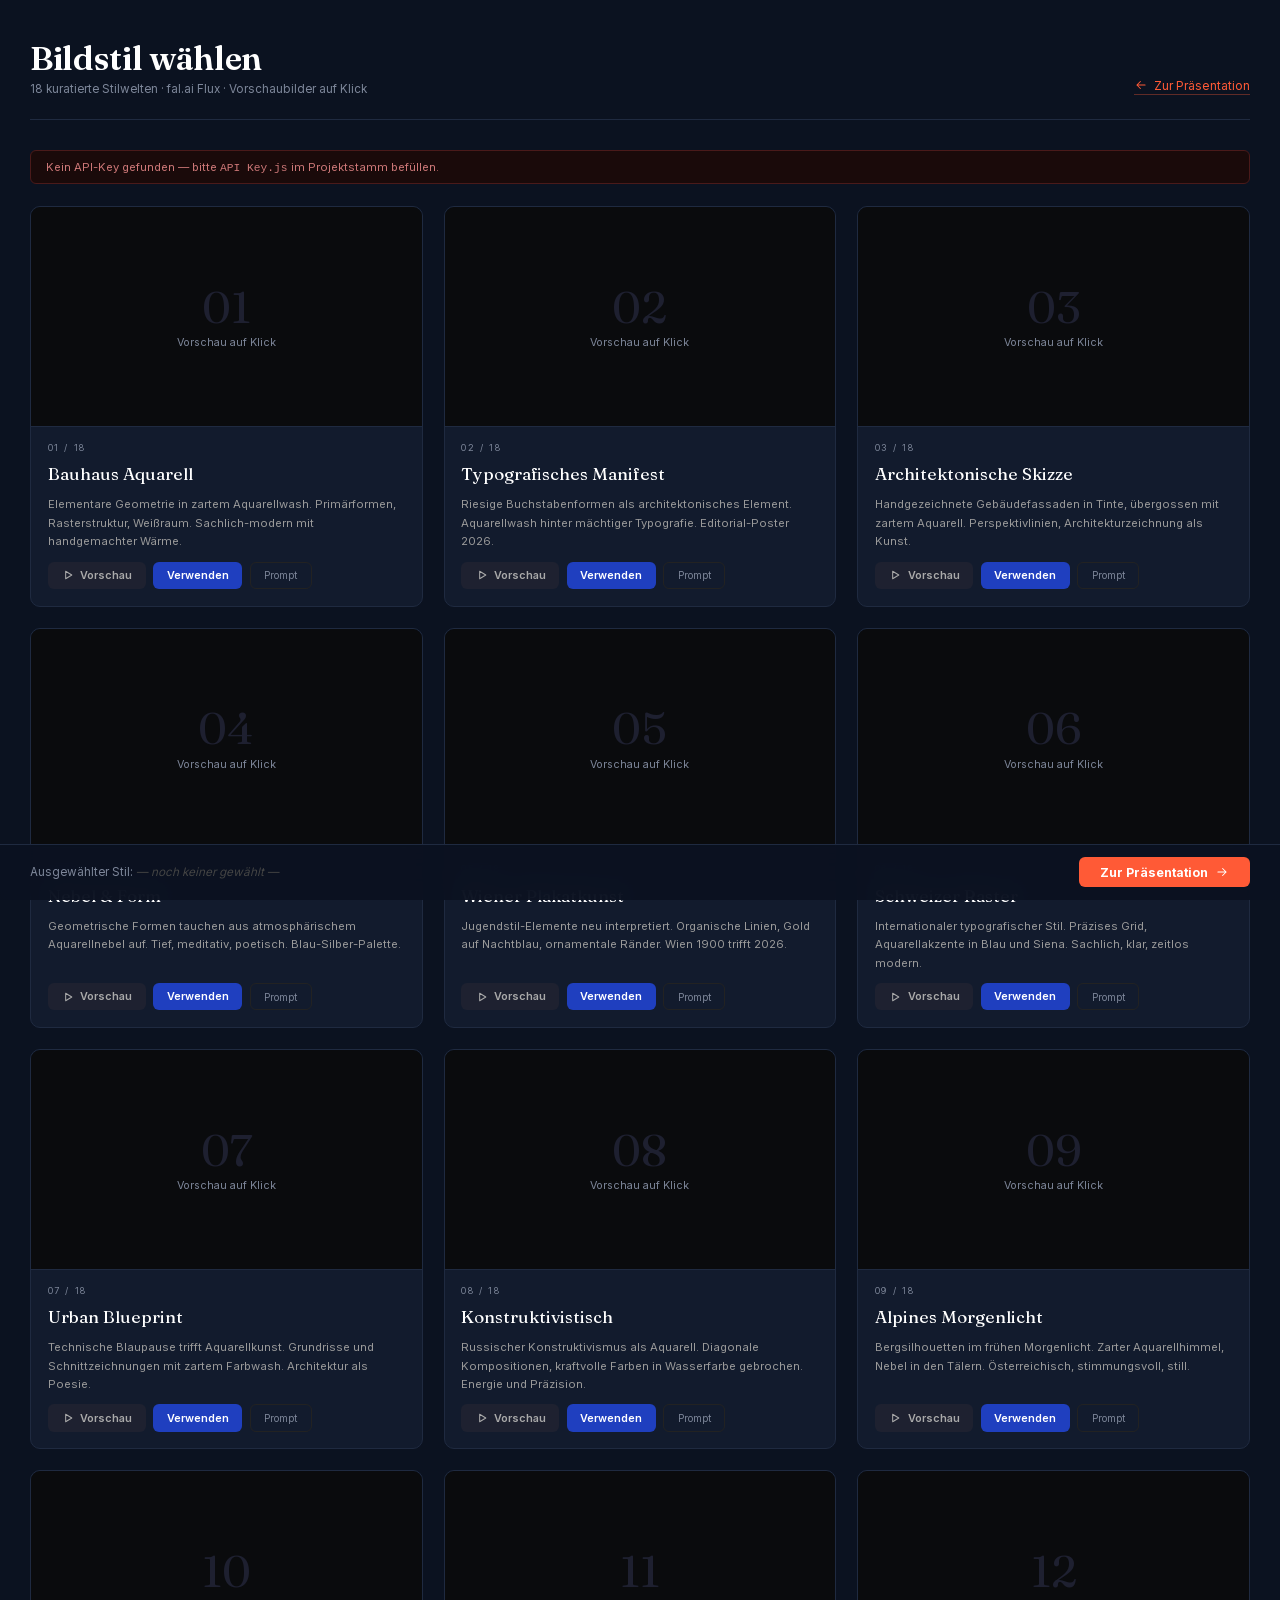
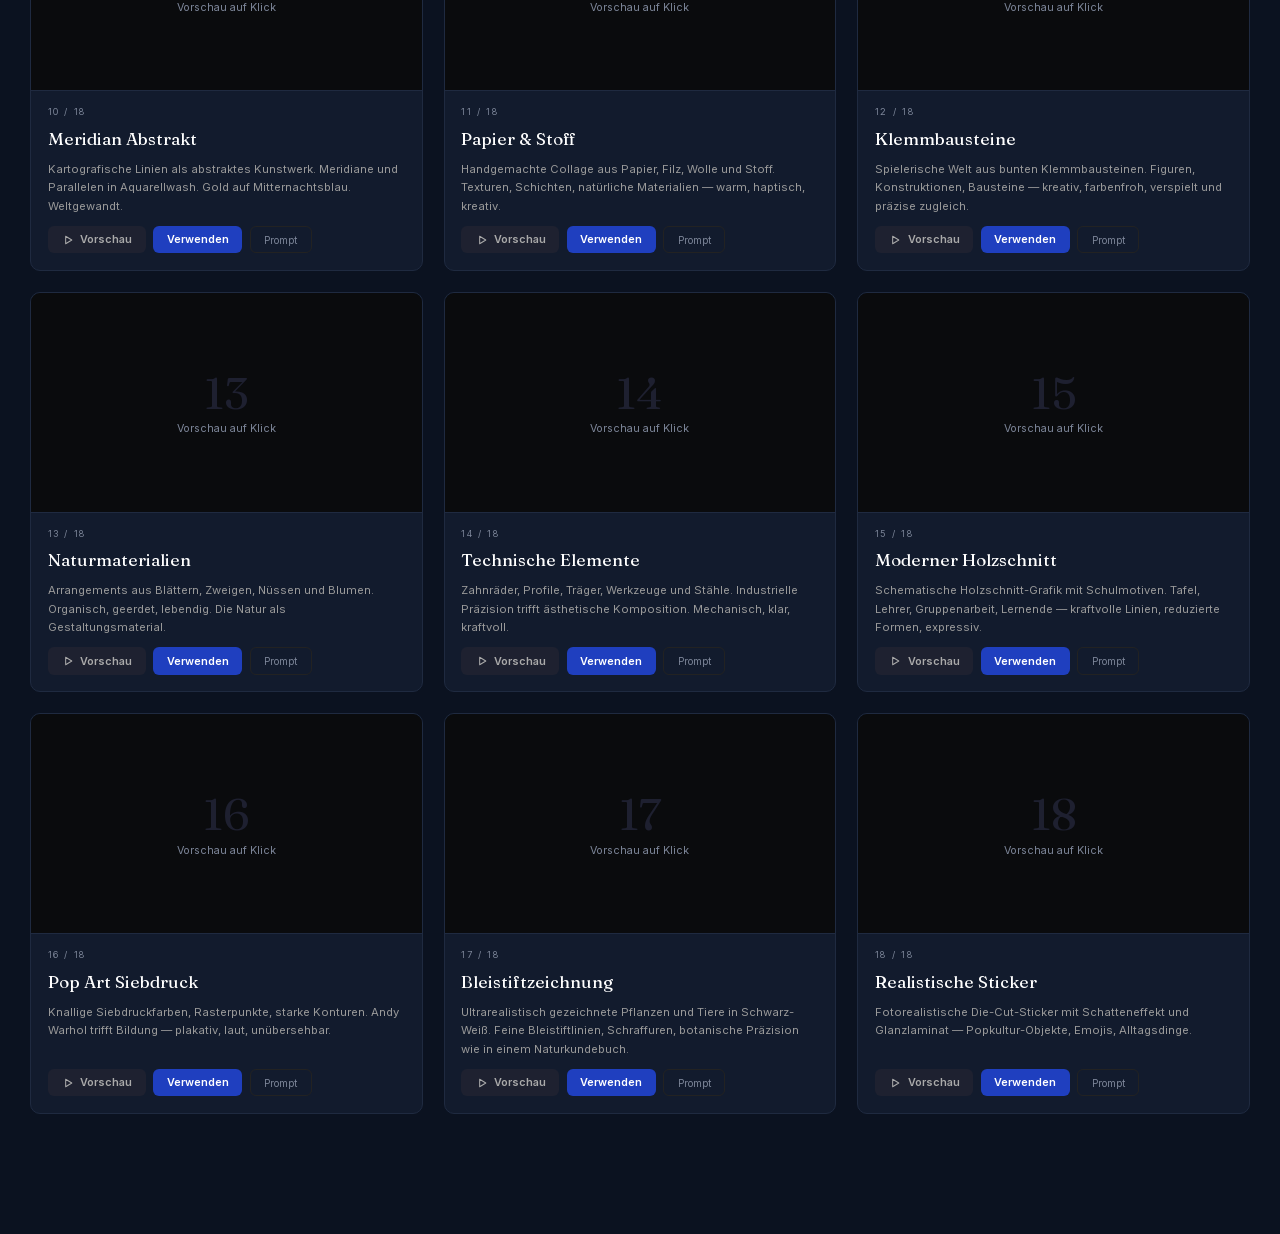
<file: presentation/stile.html>
<!DOCTYPE html>
<html lang="de">
<head>
<meta charset="UTF-8"/>
<meta name="viewport" content="width=device-width,initial-scale=1.0"/>
<title>Bildstil wählen — Präsentation</title>
<script src="../API Key.js"></script>
<script src="../assets/icons.js"></script>
<link rel="stylesheet" href="fonts/fonts.css"/>
<style>
*,*::before,*::after{box-sizing:border-box;margin:0;padding:0}
:root{
  --bg:    #0b1220;
  --card:  #121b2d;
  --border:#1f2a40;
  --gold:  #ff5a36;
  --blue:  #1f3fbf;
  --text:  #e9ecf2;
  --muted: #7d8699;
  --sans:  'Inter',system-ui,-apple-system,'Segoe UI',sans-serif;
  --serif: 'Fraunces',Georgia,serif;
}
html{background:var(--bg);color:var(--text);font-family:var(--sans);font-size:15px}
body{max-width:1320px;margin:0 auto;padding:2.5rem 2rem 8rem}

/* ── Icons ── */
.ic{width:14px;height:14px;flex-shrink:0;display:inline-block;vertical-align:-2px}
[data-icon]{display:inline-flex;align-items:center}

/* ── Header ── */
header{border-bottom:1px solid var(--border);padding-bottom:1.5rem;margin-bottom:2rem;display:flex;align-items:flex-end;justify-content:space-between;flex-wrap:wrap;gap:1rem}
header h1{font-family:var(--serif);font-size:2.2rem;font-weight:600;letter-spacing:-.01em;color:#fff}
header p{font-size:.78rem;color:var(--muted);margin-top:.3rem}
.hdr-right{text-align:right}
.hdr-right a{color:var(--gold);font-size:.8rem;text-decoration:none;border-bottom:1px solid rgba(255,90,54,.35);padding-bottom:.1rem;display:inline-flex;align-items:center;gap:.4rem}
.hdr-right a:hover{border-bottom-color:var(--gold)}

/* ── Grid ── */
.grid{display:grid;grid-template-columns:repeat(auto-fill,minmax(360px,1fr));gap:1.4rem}

/* ── Style Card ── */
.style-card{
  background:var(--card);
  border:1px solid var(--border);
  border-radius:10px;
  overflow:hidden;
  display:flex;flex-direction:column;
  transition:border-color .2s;
  position:relative;
}
.style-card:hover{border-color:#3a3d50}
.style-card.selected{border-color:var(--gold);box-shadow:0 0 0 1px var(--gold)}

/* Preview area */
.preview{
  position:relative;
  width:100%;
  padding-top:56.25%; /* 16:9 */
  background:#0a0b0d;
  overflow:hidden;
}
.preview img{
  position:absolute;inset:0;
  width:100%;height:100%;
  object-fit:cover;
  opacity:0;
  transition:opacity 1s ease;
}
.preview img.loaded{opacity:1}
.preview-placeholder{
  position:absolute;inset:0;
  display:flex;align-items:center;justify-content:center;
  flex-direction:column;gap:.5rem;
  color:var(--muted);font-size:.72rem;
  border-bottom:1px solid var(--border);
}
.preview-placeholder .num{
  font-family:var(--serif);font-size:3rem;font-weight:400;
  color:#1e2030;line-height:1;
}
.preview.generating .preview-placeholder{
  color:var(--gold);
}
.preview.generating .preview-placeholder::after{
  content:'Generiert …';font-size:.7rem;color:var(--gold);letter-spacing:.06em;
}

/* Card body */
.card-body{padding:1rem 1.1rem 1.1rem;flex:1;display:flex;flex-direction:column;gap:.7rem}
.card-num{font-size:.6rem;text-transform:uppercase;letter-spacing:.18em;color:var(--muted)}
.card-title{font-family:var(--serif);font-size:1.15rem;font-weight:400;color:#fff;line-height:1.25}
.card-desc{font-size:.75rem;color:#999;line-height:1.65}
.card-prompt{
  font-size:.64rem;color:var(--muted);line-height:1.5;
  background:#0d0e12;border-radius:4px;padding:.5rem .7rem;
  border:1px solid #1c1e26;font-family:'Courier New',monospace;
  display:none;
}
.card-prompt.visible{display:block}
.card-actions{display:flex;gap:.5rem;margin-top:auto}
.btn{
  display:inline-flex;align-items:center;gap:.35rem;
  border:none;border-radius:6px;padding:.45rem .9rem;
  font-size:.72rem;font-family:var(--sans);font-weight:600;
  cursor:pointer;transition:opacity .15s,background .15s;
  white-space:nowrap;
}
.btn:disabled{opacity:.4;cursor:default}
.btn-preview{background:#1e2130;color:#aaa}
.btn-preview:hover:not(:disabled){background:#252840;color:#ddd}
.btn-use{background:var(--blue);color:#fff}
.btn-use:hover:not(:disabled){background:#2a4fe0}
.btn-use.active{background:var(--gold);color:#fff}
.btn-prompt{background:none;color:var(--muted);border:1px solid #222;font-weight:400;font-size:.66rem}
.btn-prompt:hover{color:#aaa;border-color:#444}

/* ── Fixed bottom bar ── */
#bottom-bar{
  position:fixed;bottom:0;left:0;right:0;
  background:rgba(11,18,32,.94);
  border-top:1px solid var(--border);
  backdrop-filter:blur(12px);
  padding:.85rem 2rem;
  display:flex;align-items:center;justify-content:space-between;
  gap:1rem;z-index:100;
}
#bottom-bar .sel-info{font-size:.78rem;color:var(--muted)}
#bottom-bar .sel-name{color:var(--gold);font-weight:600;margin-left:.4rem}
#bottom-bar .sel-none{color:#444;font-style:italic}
.btn-go{
  background:var(--gold);color:#fff;border:none;
  border-radius:6px;padding:.5rem 1.4rem;
  font-size:.82rem;font-weight:700;font-family:var(--sans);
  cursor:pointer;text-decoration:none;
  display:inline-flex;align-items:center;gap:.5rem;
  transition:opacity .15s;
}
.btn-go:hover{opacity:.88}
.btn-go:disabled{opacity:.35;cursor:default}

/* ── No-key warning ── */
#no-key-warn{
  background:#1a0a0a;border:1px solid #4a1a1a;border-radius:6px;
  padding:.6rem 1rem;font-size:.75rem;color:#cc7777;
  margin-bottom:1.5rem;display:none;
}
</style>
</head>
<body>

<header>
  <div>
    <h1>Bildstil wählen</h1>
    <p>18 kuratierte Stilwelten · fal.ai Flux · Vorschaubilder auf Klick</p>
  </div>
  <div class="hdr-right">
    <a href="index.html"><span data-icon="arrow-left"></span>Zur Präsentation</a>
  </div>
</header>

<div id="no-key-warn">Kein API-Key gefunden — bitte <code>API Key.js</code> im Projektstamm befüllen.</div>

<div class="grid" id="style-grid"></div>

<div id="bottom-bar">
  <div class="sel-info">
    Ausgewählter Stil:
    <span id="sel-name" class="sel-none">— noch keiner gewählt —</span>
  </div>
  <a class="btn-go" id="btn-go" href="index.html">Zur Präsentation <span data-icon="arrow-right"></span></a>
</div>

<script>
// ══════════════════════════════════════════════════════════════
// CACHE-SYSTEM
// URLs werden in localStorage gespeichert (überleben Reload).
// fal.ai-URLs laufen nach ~60 Min ab → Cache-Eintrag mit Timestamp.
// ══════════════════════════════════════════════════════════════
var CACHE_KEY = 'fal_preview_cache_v2';   // v2: breaks old bad cache
var CACHE_TTL = 55 * 60 * 1000;           // 55 Minuten

function cacheSet(id, url) {
  try {
    var c = JSON.parse(localStorage.getItem(CACHE_KEY) || '{}');
    c[id] = { url: url, ts: Date.now() };
    localStorage.setItem(CACHE_KEY, JSON.stringify(c));
  } catch(e) {}
}

function cacheGet(id) {
  try {
    var c = JSON.parse(localStorage.getItem(CACHE_KEY) || '{}');
    var e = c[id];
    if (!e) return null;
    if (Date.now() - e.ts > CACHE_TTL) return null;  // abgelaufen
    return e.url;
  } catch(e) { return null; }
}

// Prüft ob eine URL noch lädt (img-Tag, kein fetch-CORS-Problem)
function probeImage(url, onOk, onFail) {
  var t = new Image();
  t.onload  = onOk;
  t.onerror = onFail;
  t.src = url;
}

// Zeigt Bild sicher an: onload IMMER vor src setzen
function setImg(imgEl, url, onDone) {
  imgEl.classList.remove('loaded');
  imgEl.onerror = function() { if (onDone) onDone(false); };
  imgEl.onload  = function() { imgEl.classList.add('loaded'); if (onDone) onDone(true); };
  imgEl.src = url;
}

// ══════════════════════════════════════════════════════════════
// DIE 10 STILWELTEN
// ══════════════════════════════════════════════════════════════
var STYLES = [
  {
    id: 'bauhaus-aquarell',
    num: '01',
    name: 'Bauhaus Aquarell',
    desc: 'Elementare Geometrie in zartem Aquarellwash. Primärformen, Rasterstruktur, Weißraum. Sachlich-modern mit handgemachter Wärme.',
    prompt: 'bauhaus style soft watercolor wash, primary geometric circles triangles rectangles in powder blue ochre crimson, translucent overlapping layers, white paper texture, professional graphic design, ultra wide 16:9 presentation background, elegant minimal'
  },
  {
    id: 'typo-manifest',
    num: '02',
    name: 'Typografisches Manifest',
    desc: 'Riesige Buchstabenformen als architektonisches Element. Aquarellwash hinter mächtiger Typografie. Editorial-Poster 2026.',
    prompt: 'giant oversized serif letterforms as architectural composition, soft watercolor wash in muted blue-grey behind large typography, editorial poster design, white and deep navy, typographic monumentalism, ultra wide 16:9, minimal refined'
  },
  {
    id: 'architektur-skizze',
    num: '03',
    name: 'Architektonische Skizze',
    desc: 'Handgezeichnete Gebäudefassaden in Tinte, übergossen mit zartem Aquarell. Perspektivlinien, Architekturzeichnung als Kunst.',
    prompt: 'architectural hand sketch ink drawing with delicate watercolor wash, building facades perspective lines cross-sections, blue ink and terracotta watercolor, technical artistic hybrid, ultra wide 16:9 presentation background, artistic professional'
  },
  {
    id: 'nebel-form',
    num: '04',
    name: 'Nebel & Form',
    desc: 'Geometrische Formen tauchen aus atmosphärischem Aquarellnebel auf. Tief, meditativ, poetisch. Blau-Silber-Palette.',
    prompt: 'misty atmospheric deep watercolor, abstract geometric forms emerging from fog and mist, deep cobalt blue silver white, layered translucent washes, poetic abstract art, ultra wide 16:9, meditative elegant'
  },
  {
    id: 'wiener-plakatkunst',
    num: '05',
    name: 'Wiener Plakatkunst',
    desc: 'Jugendstil-Elemente neu interpretiert. Organische Linien, Gold auf Nachtblau, ornamentale Ränder. Wien 1900 trifft 2026.',
    prompt: 'Vienna Secession art nouveau style reinterpretation, botanical organic curving lines in gold on deep navy watercolor background, ornamental geometric borders, Gustav Klimt inspired, poster art, ultra wide 16:9, luxurious refined'
  },
  {
    id: 'schweizer-raster',
    num: '06',
    name: 'Schweizer Raster',
    desc: 'Internationaler typografischer Stil. Präzises Grid, Aquarellakzente in Blau und Siena. Sachlich, klar, zeitlos modern.',
    prompt: 'Swiss International Style graphic design, precise grid layout watercolor accent blocks in powder blue and burnt sienna, clean typographic hierarchy, Helvetica-era poster aesthetic with modern watercolor texture, ultra wide 16:9, professional minimal'
  },
  {
    id: 'urban-blueprint',
    num: '07',
    name: 'Urban Blueprint',
    desc: 'Technische Blaupause trifft Aquarellkunst. Grundrisse und Schnittzeichnungen mit zartem Farbwash. Architektur als Poesie.',
    prompt: 'architectural blueprint technical drawing watercolor hybrid, floor plans cross-sections structural drawings with translucent watercolor washes in teal and warm cream, technical artistic fusion, ultra wide 16:9, sophisticated professional'
  },
  {
    id: 'konstruktiv',
    num: '08',
    name: 'Konstruktivistisch',
    desc: 'Russischer Konstruktivismus als Aquarell. Diagonale Kompositionen, kraftvolle Farben in Wasserfarbe gebrochen. Energie und Präzision.',
    prompt: 'Russian constructivism poster style watercolor version, bold diagonal composition geometric shapes in deep crimson midnight blue warm white, powerful graphic energy softened through watercolor technique, ultra wide 16:9 presentation background'
  },
  {
    id: 'alpinlicht',
    num: '09',
    name: 'Alpines Morgenlicht',
    desc: 'Bergsilhouetten im frühen Morgenlicht. Zarter Aquarellhimmel, Nebel in den Tälern. Österreichisch, stimmungsvoll, still.',
    prompt: 'alpine mountain landscape early morning watercolor painting, soft mountain silhouettes in morning mist, pale blue white stone palette, Austrian landscape, atmospheric watercolor wash sky, serene minimalist poster design, ultra wide 16:9'
  },
  {
    id: 'meridian',
    num: '10',
    name: 'Meridian Abstrakt',
    desc: 'Kartografische Linien als abstraktes Kunstwerk. Meridiane und Parallelen in Aquarellwash. Gold auf Mitternachtsblau. Weltgewandt.',
    prompt: 'abstract cartographic lines watercolor art, geographic meridians parallels coordinate grid in deep midnight navy with translucent watercolor washes, subtle gold accents, map-inspired artistic background, ultra wide 16:9, sophisticated elegant'
  },
  {
    id: 'papier-collage',
    num: '11',
    name: 'Papier & Stoff',
    desc: 'Handgemachte Collage aus Papier, Filz, Wolle und Stoff. Texturen, Schichten, natürliche Materialien — warm, haptisch, kreativ.',
    prompt: 'handmade collage art, torn paper layers, felt pieces, wool threads, fabric swatches and textile textures, overlapping material compositions, warm earthy tones cream beige ochre rust, tactile handcrafted aesthetic, flat lay photography, ultra wide 16:9, no text no letters'
  },
  {
    id: 'klemmbausteine',
    num: '12',
    name: 'Klemmbausteine',
    desc: 'Spielerische Welt aus bunten Klemmbausteinen. Figuren, Konstruktionen, Bausteine — kreativ, farbenfroh, verspielt und präzise zugleich.',
    prompt: 'colorful interlocking plastic building bricks construction, lego-style brick arrangement close-up, vibrant primary colors red yellow blue green, playful geometric modular composition, macro photography with shallow depth of field, bright cheerful creative, ultra wide 16:9, no text no letters'
  },
  {
    id: 'naturmaterialien',
    num: '13',
    name: 'Naturmaterialien',
    desc: 'Arrangements aus Blättern, Zweigen, Nüssen und Blumen. Organisch, geerdet, lebendig. Die Natur als Gestaltungsmaterial.',
    prompt: 'flat lay arrangement of natural materials, autumn leaves twigs acorns pine cones dried flowers petals, organic composition on neutral linen background, earthy greens browns warm amber and ivory, botanical still life, soft natural light, ultra wide 16:9, no text no letters'
  },
  {
    id: 'technische-elemente',
    num: '14',
    name: 'Technische Elemente',
    desc: 'Zahnräder, Profile, Träger, Werkzeuge und Stähle. Industrielle Präzision trifft ästhetische Komposition. Mechanisch, klar, kraftvoll.',
    prompt: 'close-up arrangement of industrial technical elements, metal gears cogs steel beams I-profiles machine parts tools wrenches, dark industrial metal surface, dramatic side lighting, high contrast metallic textures, precise mechanical engineering aesthetic, ultra wide 16:9, no text no letters'
  },
  {
    id: 'holzschnitt',
    num: '15',
    name: 'Moderner Holzschnitt',
    desc: 'Schematische Holzschnitt-Grafik mit Schulmotiven. Tafel, Lehrer, Gruppenarbeit, Lernende — kraftvolle Linien, reduzierte Formen, expressiv.',
    prompt: 'modern woodcut print graphic art, schematic bold black ink carved lines on cream paper texture, school scenes: classroom blackboard teacher students group work learning desks, high contrast reduction to essential shapes, expressionist woodblock print aesthetic, ultra wide 16:9, no text no letters'
  },
  {
    id: 'pop-art',
    num: '16',
    name: 'Pop Art Siebdruck',
    desc: 'Knallige Siebdruckfarben, Rasterpunkte, starke Konturen. Andy Warhol trifft Bildung — plakativ, laut, unübersehbar.',
    prompt: 'pop art silkscreen print style, bold halftone dot patterns, vivid flat colors cyan magenta yellow black, strong graphic outlines, comic book inspired, Ben-Day dots, Roy Lichtenstein Andy Warhol aesthetic, school and education motifs, ultra wide 16:9, no text no letters'
  },
  {
    id: 'bleistiftzeichnung',
    num: '17',
    name: 'Bleistiftzeichnung',
    desc: 'Ultrarealistisch gezeichnete Pflanzen und Tiere in Schwarz-Weiß. Feine Bleistiftlinien, Schraffuren, botanische Präzision wie in einem Naturkundebuch.',
    prompt: 'ultra realistic pencil sketch drawing, fine graphite lines and cross-hatching, detailed botanical illustration of plants leaves flowers and animals insects birds, white paper background, scientific naturalist drawing style, black and white, no shading in color, extreme detail and precision, ultra wide 16:9, no text no letters'
  },
  {
    id: 'sticker',
    num: '18',
    name: 'Realistische Sticker',
    desc: 'Fotorealistische Die-Cut-Sticker mit Schatteneffekt und Glanzlaminat — Popkultur-Objekte, Emojis, Alltagsdinge.',
    prompt: 'collection of photorealistic die-cut stickers scattered on white surface, each sticker has clean white border and soft drop shadow giving 3D peel-off effect, glossy laminate finish with slight specular highlight, vibrant pop culture style objects: golden geometric compass tool, colorful triangle set square ruler, glowing neon brain with circuit lines, rainbow, gold star, lightning bolt, pink robot head, retro cassette tape, shooting star, 3D wireframe cube, astronaut helmet, smiley emoji, avocado, pink flamingo, vivid saturated pop art colors, bold outlines, ultra wide 16:9, no text no letters'
  }
];

var LS_KEY = 'fal_presentation_style';
function _ic(n) { return window.icon ? window.icon(n) : ''; }
var selectedId = localStorage.getItem(LS_KEY + '_id') || null;

// ── Render cards ──
function renderGrid() {
  var grid = document.getElementById('style-grid');
  grid.innerHTML = '';
  STYLES.forEach(function(s) {
    var card = document.createElement('div');
    card.className = 'style-card' + (s.id === selectedId ? ' selected' : '');
    card.id = 'card-' + s.id;
    card.innerHTML =
      '<div class="preview" id="prev-' + s.id + '">' +
        '<div class="preview-placeholder"><div class="num">' + s.num + '</div><span>Vorschau auf Klick</span></div>' +
        '<img id="img-' + s.id + '" alt="' + s.name + '"/>' +
      '</div>' +
      '<div class="card-body">' +
        '<div class="card-num">' + s.num + ' / ' + STYLES.length + '</div>' +
        '<div class="card-title">' + s.name + '</div>' +
        '<div class="card-desc">' + s.desc + '</div>' +
        '<pre class="card-prompt" id="prompt-' + s.id + '">' + s.prompt + '</pre>' +
        '<div class="card-actions">' +
          '<button class="btn btn-preview" id="btn-prev-' + s.id + '" onclick="generatePreview(\'' + s.id + '\')">' + _ic('play') + 'Vorschau</button>' +
          '<button class="btn btn-use' + (s.id === selectedId ? ' active' : '') + '" id="btn-use-' + s.id + '" onclick="selectStyle(\'' + s.id + '\')">' + (s.id === selectedId ? _ic('check') + 'Ausgewählt' : 'Verwenden') + '</button>' +
          '<button class="btn btn-prompt" onclick="togglePrompt(\'' + s.id + '\')">Prompt</button>' +
        '</div>' +
      '</div>';
    grid.appendChild(card);
  });
  updateBottomBar();
}

// ── Generate one preview image ──
async function generatePreview(id) {
  var s = STYLES.find(function(x){return x.id===id});
  if (!s) return;
  var prevEl  = document.getElementById('prev-' + id);
  var imgEl   = document.getElementById('img-' + id);
  var btnEl   = document.getElementById('btn-prev-' + id);

  prevEl.classList.add('generating');
  btnEl.disabled = true;
  btnEl.textContent = '…';

  var url = await falFetch(s.prompt);

  prevEl.classList.remove('generating');
  btnEl.disabled = false;
  btnEl.innerHTML = _ic('refresh') + 'Neu';

  if (url) {
    cacheSet(id, url);
    setImg(imgEl, url);
  }
}

// ── Select style ──
function selectStyle(id) {
  var s = STYLES.find(function(x){return x.id===id});
  if (!s) return;
  selectedId = id;
  localStorage.setItem(LS_KEY + '_id', id);
  localStorage.setItem(LS_KEY + '_prompt', s.prompt);
  localStorage.setItem(LS_KEY + '_name', s.name);
  // Update UI
  document.querySelectorAll('.style-card').forEach(function(c){ c.classList.remove('selected'); });
  document.querySelectorAll('.btn-use').forEach(function(b){ b.classList.remove('active'); b.textContent = 'Verwenden'; });
  document.getElementById('card-' + id).classList.add('selected');
  document.getElementById('btn-use-' + id).classList.add('active');
  document.getElementById('btn-use-' + id).innerHTML = _ic('check') + 'Ausgewählt';
  updateBottomBar();
}

// ── Toggle prompt display ──
function togglePrompt(id) {
  var el = document.getElementById('prompt-' + id);
  el.classList.toggle('visible');
}

// ── Bottom bar ──
function updateBottomBar() {
  var nameEl = document.getElementById('sel-name');
  if (selectedId) {
    var s = STYLES.find(function(x){return x.id===selectedId});
    nameEl.textContent = s ? s.name : selectedId;
    nameEl.className = '';
  } else {
    nameEl.textContent = '— noch keiner gewählt —';
    nameEl.className = 'sel-none';
  }
}

// ── fal.ai API call ──
async function falFetch(prompt) {
  var key = window.FAL_KEY;
  if (!key) { alert('Kein API-Key — bitte API Key.js befüllen.'); return null; }
  try {
    var res = await fetch('https://fal.run/fal-ai/flux/schnell', {
      method: 'POST',
      headers: { 'Authorization': 'Key ' + key, 'Content-Type': 'application/json' },
      body: JSON.stringify({
        prompt: prompt,
        image_size: 'landscape_16_9',
        num_inference_steps: 4,
        num_images: 1,
        enable_safety_checker: true
      })
    });
    var data = await res.json();
    return (data.images && data.images[0]) ? data.images[0].url : null;
  } catch(e) {
    console.warn('fal.ai error:', e);
    return null;
  }
}

// ── Restore cached previews from localStorage (mit URL-Probe) ──
function restorePreviews() {
  STYLES.forEach(function(s) {
    var url = cacheGet(s.id);
    if (!url) return;
    var imgEl = document.getElementById('img-' + s.id);
    var btnEl = document.getElementById('btn-prev-' + s.id);
    var phEl  = document.querySelector('#prev-' + s.id + ' .preview-placeholder span');
    if (!imgEl) return;
    // URL noch gültig?
    probeImage(url,
      function() {                          // ok → anzeigen
        setImg(imgEl, url);
        if (btnEl) btnEl.innerHTML = _ic('refresh') + 'Neu';
      },
      function() {                          // abgelaufen → Hinweis
        if (phEl) phEl.textContent = 'URL abgelaufen — bitte neu generieren';
        if (btnEl) btnEl.innerHTML = _ic('refresh') + 'Neu';
      }
    );
  });
}

// ── Init ──
if (!window.FAL_KEY) {
  document.getElementById('no-key-warn').style.display = 'block';
}
renderGrid();
restorePreviews();
</script>
</body>
</html>
</file>
<file: assets/css/site.css>
/* ============================================================
   site.css — Designsystem: Tokens, Schriften, Navigation, Badges
   Gemeinsam für index.html, standalone.html, quellen.html, handbuch.html
   ============================================================ */

/* ── Schriften (lokal, DSGVO-konform) ── */
@font-face { font-family: 'Inter'; font-weight: 400 700; font-display: swap; src: url('../../presentation/fonts/inter.woff2') format('woff2'); }
@font-face { font-family: 'Fraunces'; font-style: normal; font-weight: 400 900; font-display: swap; src: url('../../presentation/fonts/fraunces-normal.woff2') format('woff2'); }
@font-face { font-family: 'Fraunces'; font-style: italic; font-weight: 400 900; font-display: swap; src: url('../../presentation/fonts/fraunces-italic.woff2') format('woff2'); }
@font-face { font-family: 'Space Grotesk'; font-weight: 300 700; font-display: swap; src: url('../../presentation/fonts/space-grotesk.woff2') format('woff2'); }
@font-face { font-family: 'Playfair Display'; font-weight: 400 900; font-display: swap; src: url('../../presentation/fonts/PlayfairDisplay-700.woff2') format('woff2'); }

:root {
  /* Farben */
  --ink:          #0d1626;
  --ink-2:        #1b2940;
  --primary:      #1f3fbf;
  --primary-dark: #162e8f;
  --primary-soft: #eef1fc;
  --accent:       #ff5a36;
  --paper:        #f6f5f1;
  --surface:      #ffffff;
  --line:         #e4e2db;
  --line-strong:  #cfccc2;
  --text:         #141a24;
  --muted:        #5b6371;
  --faint:        #8d929c;

  /* Score-Stufen */
  --s5: #0b6e4f;
  --s4: #2e9a6a;
  --s3: #d4880f;
  --s2: #c23b22;
  --star: #e5a50a;
  --star-off: #dedbd2;

  /* Typografie */
  --font-display: 'Fraunces', Georgia, 'Times New Roman', serif;
  --font-ui:      'Inter', system-ui, -apple-system, 'Segoe UI', Roboto, sans-serif;
  --font-read:    Charter, 'Iowan Old Style', 'Source Serif Pro', Georgia, serif;
  --font-mono:    ui-monospace, 'SF Mono', 'Cascadia Mono', Consolas, 'Liberation Mono', monospace;

  /* Form */
  --radius:    10px;
  --radius-sm: 6px;
  --shadow-sm: 0 1px 2px rgba(13,22,38,.06), 0 1px 1px rgba(13,22,38,.04);
  --shadow:    0 1px 2px rgba(13,22,38,.05), 0 8px 24px -8px rgba(13,22,38,.14);
  --shadow-lg: 0 24px 60px -20px rgba(13,22,38,.35);
  --topbar-h:  56px;

  /* Abgeleitete Rollen (pro Stil überschreibbar) */
  --heading:   var(--ink);
  --topbar-bg: rgba(13,22,38,.94);
  --hero-bg:   var(--ink);
  --code-bg:   #ecebe5;
  color-scheme: light;
}

/* ============================================================
   Stile — umschaltbar über <html data-theme="…"> (assets/theme.js)
   akademie (Standard) · klassik · nacht · labor · wald · minimal
   ============================================================ */

/* Klassik — Bordeaux, Creme, Gold; Playfair Display */
[data-theme="klassik"] {
  --ink: #2a1418; --ink-2: #4a2a2f;
  --primary: #7a1f2b; --primary-dark: #5c1520; --primary-soft: #f6e9e6;
  --accent: #b8892b;
  --paper: #f8f3ea; --surface: #fffdf8; --line: #e8dfd0; --line-strong: #d4c7b2;
  --text: #2a2220; --muted: #6f625a; --faint: #9a8d84;
  --font-display: 'Playfair Display', Georgia, serif;
  --topbar-bg: rgba(42,20,24,.95); --hero-bg: #2a1418; --code-bg: #efe6d6;
  --star: #b8892b;
}

/* Nacht — Dunkelmodus */
[data-theme="nacht"] {
  --ink: #05080f; --ink-2: #c9d3e6; --heading: #f1f4fa;
  --primary: #7c9cff; --primary-dark: #a8bcff; --primary-soft: rgba(124,156,255,.12);
  --accent: #ff7a59;
  --paper: #0b1019; --surface: #131a27; --line: #222c3d; --line-strong: #33405a;
  --text: #dbe2ee; --muted: #9aa5b8; --faint: #6c778b;
  --star-off: #2c3648;
  --topbar-bg: rgba(5,8,15,.92); --hero-bg: #05080f; --code-bg: #1d2638;
  --shadow-sm: 0 1px 2px rgba(0,0,0,.4);
  --shadow:    0 1px 2px rgba(0,0,0,.4), 0 8px 24px -8px rgba(0,0,0,.6);
  --shadow-lg: 0 24px 60px -20px rgba(0,0,0,.8);
  color-scheme: dark;
}
[data-theme="nacht"] .badge:not(.badge-cited) { filter: brightness(1.75) saturate(.85); }
[data-theme="nacht"] .badge-austria .ic { filter: brightness(.6); }
[data-theme="nacht"] .filter-btn.active { background: var(--primary) !important; border-color: var(--primary) !important; color: #0b1019 !important; }
[data-theme="nacht"] .card.primary { color: #0b1019; }
[data-theme="nacht"] .card.primary h2, [data-theme="nacht"] .card.primary .card-go { color: #0b1019 !important; }
[data-theme="nacht"] .card.primary p, [data-theme="nacht"] .card.primary .card-num { color: rgba(11,16,25,.7) !important; }

/* Labor — technisch, Space Grotesk, Schwarz & Elektroblau */
[data-theme="labor"] {
  --ink: #0a0a0a; --ink-2: #262626;
  --primary: #0055ff; --primary-dark: #0040c2; --primary-soft: #e8efff;
  --accent: #00c37a;
  --paper: #f2f2f0; --surface: #ffffff; --line: #e2e2df; --line-strong: #c9c9c4;
  --text: #121212; --muted: #5c5c5c; --faint: #8c8c8c;
  --font-display: 'Space Grotesk', 'Inter', system-ui, sans-serif;
  --font-ui: 'Space Grotesk', 'Inter', system-ui, sans-serif;
  --font-read: 'Inter', system-ui, sans-serif;
  --radius: 4px; --radius-sm: 3px;
  --topbar-bg: rgba(10,10,10,.95); --hero-bg: #0a0a0a; --code-bg: #e8e8e4;
}

/* Wald — Tannengrün & Ocker */
[data-theme="wald"] {
  --ink: #10241b; --ink-2: #29443a;
  --primary: #1f6b4f; --primary-dark: #15523b; --primary-soft: #e6f1ec;
  --accent: #d9921f;
  --paper: #f3f3ec; --surface: #fdfdf8; --line: #e1e2d6; --line-strong: #c8cbb9;
  --text: #1b2620; --muted: #5d6a62; --faint: #8b968f;
  --topbar-bg: rgba(16,36,27,.95); --hero-bg: #10241b; --code-bg: #e8e9de;
}

/* Minimal — Schwarz-Weiß, ein Akzent */
[data-theme="minimal"] {
  --ink: #111111; --ink-2: #333333;
  --primary: #111111; --primary-dark: #000000; --primary-soft: #f1f1f1;
  --accent: #e5484d;
  --paper: #ffffff; --surface: #ffffff; --line: #ebebeb; --line-strong: #d4d4d4;
  --text: #1a1a1a; --muted: #6b6b6b; --faint: #9b9b9b;
  --font-display: 'Inter', system-ui, sans-serif;
  --shadow-sm: none; --shadow: 0 0 0 1px rgba(0,0,0,.04); --shadow-lg: 0 20px 50px -20px rgba(0,0,0,.25);
  --topbar-bg: rgba(17,17,17,.96); --hero-bg: #111111; --code-bg: #f1f1f1;
}
[data-theme="minimal"] .paper-header h1, [data-theme="minimal"] .page-head h1, [data-theme="minimal"] .hero h1 { letter-spacing: -.04em; font-weight: 700; }

/* Print — nüchtern wie eine Drucksache: Schwarz-Weiß, Serif, keine Effekte */
[data-theme="print"] {
  --ink: #000000; --ink-2: #1a1a1a;
  --primary: #000000; --primary-dark: #000000; --primary-soft: #f2f2f2;
  --accent: #000000;
  --paper: #ffffff; --surface: #ffffff; --line: #d9d9d9; --line-strong: #000000;
  --text: #000000; --muted: #444444; --faint: #767676;
  --s5: #000000; --s4: #404040; --s3: #7a7a7a; --s2: #a8a8a8;
  --star: #000000; --star-off: #d0d0d0;
  --font-display: Charter, 'Iowan Old Style', 'Source Serif Pro', Georgia, 'Times New Roman', serif;
  --font-ui: Charter, 'Iowan Old Style', Georgia, 'Times New Roman', serif;
  --font-read: Charter, 'Iowan Old Style', Georgia, 'Times New Roman', serif;
  --radius: 0; --radius-sm: 0;
  --shadow-sm: none; --shadow: none; --shadow-lg: 0 0 0 1px #000;
  --topbar-bg: #ffffff; --hero-bg: #ffffff; --code-bg: #f2f2f2;
}
[data-theme="print"] .topbar { border-bottom: 1px solid #000; -webkit-backdrop-filter: none; backdrop-filter: none; }
[data-theme="print"] .topbar .brand, [data-theme="print"] .topbar .brand-title { color: #000; }
[data-theme="print"] .topbar .brand-sub { color: #555; }
[data-theme="print"] .topbar .brand-mark { background: #000; box-shadow: none; }
[data-theme="print"] .topbar nav a, [data-theme="print"] .topbar .tb-btn { color: #333; }
[data-theme="print"] .topbar nav a:hover, [data-theme="print"] .topbar .tb-btn:hover { color: #000; background: #f2f2f2; }
[data-theme="print"] .topbar nav a.active { color: #000; font-weight: 700; }
[data-theme="print"] .topbar nav a.active::after { background: #000; height: 1px; }
[data-theme="print"] .topbar .tb-tools { border-left-color: #ccc; }
[data-theme="print"] .theme-btn { color: #000; background: #fff; border-color: #000; border-radius: 0; }
[data-theme="print"] .theme-btn:hover { background: #f2f2f2; color: #000; }
[data-theme="print"] .kicker .dot { display: none; }
[data-theme="print"] .progress { background: #000 !important; }
[data-theme="print"] a { text-decoration-color: currentColor; }

/* ── Badges & Filter-Pills in den strengen Stilen ── */
/* Print: Kästchen wie im Satzspiegel — Kapitälchen, Haarlinie, keine Farbe */
[data-theme="print"] .badge, [data-theme="print"] .filter-btn {
  border-radius: 0; background: none; color: #000 !important; border: 1px solid #000;
  font: 600 .64rem/1 var(--font-ui); letter-spacing: .08em; text-transform: uppercase; padding: .3rem .45rem;
}
[data-theme="print"] .badge .ic, [data-theme="print"] .filter-btn > .ic { display: none; }
[data-theme="print"] .badge-cited, [data-theme="print"] .filter-btn.active { background: #000 !important; color: #fff !important; }
[data-theme="print"] .badge-austria .ic { display: inline-block; filter: grayscale(1) contrast(2); }

/* Minimal: Text-Tags ohne Rahmen, getrennt durch Abstand */
[data-theme="minimal"] .badge {
  background: none; border: 0; padding: .15rem 0; margin-right: .55rem; border-radius: 0;
  font: 600 .66rem/1 var(--font-ui); letter-spacing: .06em; text-transform: uppercase; color: #6b6b6b;
}
[data-theme="minimal"] .badge .ic { width: 11px; height: 11px; }
[data-theme="minimal"] .badge-cited { color: var(--accent); background: none; }
[data-theme="minimal"] .filter-btn { border-radius: 0; border: 0; border-bottom: 1.5px solid transparent; background: none; padding: .35rem .2rem; margin-right: .4rem; }
[data-theme="minimal"] .filter-btn:hover { border-bottom-color: #bbb; }
[data-theme="minimal"] .filter-btn.active { background: none; color: #000; border-bottom-color: var(--accent); }

/* Labor: technische Labels — Monospace, eckig, Farbbalken links */
[data-theme="labor"] .badge {
  border-radius: 2px; border: 0; border-left: 3px solid currentColor;
  background: color-mix(in srgb, currentColor 7%, #fff); padding: .3rem .5rem .3rem .4rem;
  font: 500 .62rem/1 var(--font-mono); letter-spacing: .04em; text-transform: uppercase;
}
[data-theme="labor"] .badge-cited { background: var(--primary); color: #fff; border-left-color: var(--accent); }
[data-theme="labor"] .filter-btn { border-radius: 2px; font: 500 .68rem/1 var(--font-mono); text-transform: uppercase; letter-spacing: .04em; }

/* Klassik: gedruckte Etiketten — Serif-Kapitälchen, feine Doppellinie */
[data-theme="klassik"] .badge {
  border-radius: 2px; background: none; border: 0; box-shadow: inset 0 0 0 1px color-mix(in srgb, currentColor 45%, transparent);
  font: 600 .68rem/1 var(--font-display); font-variant: small-caps; letter-spacing: .05em; text-transform: lowercase; padding: .3rem .5rem;
}
[data-theme="klassik"] .badge .ic { display: none; }
[data-theme="klassik"] .badge-cited { background: var(--primary); color: #fff; box-shadow: none; }
[data-theme="klassik"] .filter-btn { border-radius: 2px; font-family: var(--font-display); }

/* ── Schrift im Artikeltext (unabhängig vom Stil, über theme.js) ── */
[data-font="sans"] { --font-read: 'Inter', system-ui, -apple-system, 'Segoe UI', sans-serif; }
[data-font="serif"] { --font-read: Charter, 'Iowan Old Style', 'Source Serif Pro', Georgia, serif; }
[data-font="fraunces"] { --font-read: 'Fraunces', Georgia, serif; }

/* ── Stil-Umschalter ── */
.theme-switch { position: relative; }
.theme-btn {
  display: inline-flex; align-items: center; gap: .45rem; height: 32px; padding: 0 .65rem;
  border-radius: 8px; border: 1px solid rgba(255,255,255,.12); background: rgba(255,255,255,.06);
  color: rgba(255,255,255,.8); font: 500 .76rem var(--font-ui); cursor: pointer; transition: background .15s, color .15s;
}
.theme-btn:hover { background: rgba(255,255,255,.12); color: #fff; }
.theme-btn .ic { width: 15px; height: 15px; }
.theme-menu {
  position: absolute; right: 0; top: calc(100% + 10px); width: 300px; z-index: 900;
  background: #fff; color: #141a24; border: 1px solid #e4e2db; border-radius: 12px; padding: .45rem;
  box-shadow: 0 24px 60px -20px rgba(13,22,38,.45); display: none; font-family: 'Inter', system-ui, sans-serif;
}
.theme-switch.open .theme-menu { display: block; }
.theme-menu .tm-head { font: 600 .62rem/1 ui-monospace, Consolas, monospace; letter-spacing: .14em; text-transform: uppercase; color: #8d929c; padding: .55rem .6rem .5rem; }
.theme-opt {
  display: grid; grid-template-columns: 46px 1fr 16px; align-items: center; gap: .7rem; width: 100%;
  padding: .5rem .6rem; border: 0; background: none; border-radius: 8px; cursor: pointer; text-align: left; color: inherit;
}
.theme-opt:hover { background: #f4f3ef; }
.theme-opt .sw { display: flex; height: 26px; border-radius: 6px; overflow: hidden; box-shadow: inset 0 0 0 1px rgba(0,0,0,.08); }
.theme-opt .sw i { flex: 1; }
.theme-opt .tn { font-size: .82rem; font-weight: 600; line-height: 1.2; }
.theme-opt .td { display: block; font-size: .7rem; font-weight: 400; color: #6b7280; }
.theme-opt .tick { color: #1f3fbf; opacity: 0; }
.theme-opt.active .tick { opacity: 1; }
.theme-opt.active { background: #f4f3ef; }
.theme-menu .tm-sep { height: 1px; background: #ecebe6; margin: .35rem .3rem; }
.theme-menu .tm-row { display: flex; gap: 3px; padding: 0 .6rem .55rem; }
.theme-menu .tm-seg {
  flex: 1; padding: .45rem .3rem; border: 1px solid #e4e2db; background: #fff; border-radius: 6px; cursor: pointer;
  font: 500 .74rem/1.1 'Inter', system-ui, sans-serif; color: #374151;
}
.theme-menu .tm-seg:hover { border-color: #9aa0aa; }
.theme-menu .tm-seg.active { background: #141a24; border-color: #141a24; color: #fff; }
.theme-menu .tm-seg.f-serif { font-family: Charter, Georgia, serif; }
.theme-menu .tm-seg.f-fraunces { font-family: 'Fraunces', Georgia, serif; }
@media (max-width: 860px) { .theme-btn .tb-label { display: none; } }

/* ── Icons ── */
.ic { width: 1.15em; height: 1.15em; flex-shrink: 0; vertical-align: -0.2em; display: inline-block; }
[data-icon] { display: inline-flex; align-items: center; }

/* ── Kicker / Labels ── */
.kicker {
  font-family: var(--font-mono); font-size: .72rem; font-weight: 500;
  letter-spacing: .14em; text-transform: uppercase; color: var(--muted);
}
.kicker .dot { display: inline-block; width: 6px; height: 6px; border-radius: 50%; background: var(--accent); margin-right: .55em; vertical-align: .12em; }

/* ── Topbar ── */
.topbar {
  position: fixed; top: 0; left: 0; right: 0; z-index: 800;
  height: var(--topbar-h);
  background: var(--topbar-bg);
  -webkit-backdrop-filter: saturate(140%) blur(12px); backdrop-filter: saturate(140%) blur(12px);
  border-bottom: 1px solid rgba(255,255,255,.06);
  font-family: var(--font-ui);
}
.topbar-inner {
  max-width: 1240px; height: 100%; margin: 0 auto; padding: 0 1.25rem;
  display: flex; align-items: center; gap: 1.25rem;
}
.topbar .brand {
  display: flex; align-items: center; gap: .65rem; min-width: 0; flex: 1;
  color: #fff; text-decoration: none;
}
.topbar .brand-mark {
  width: 28px; height: 28px; border-radius: 7px; flex-shrink: 0;
  background: var(--primary); display: grid; place-items: center; color: #fff;
  box-shadow: inset 0 0 0 1px rgba(255,255,255,.12);
}
.topbar .brand-mark .ic { width: 16px; height: 16px; }
.topbar .brand-text { display: flex; flex-direction: column; min-width: 0; line-height: 1.15; }
.topbar .brand-title {
  font-size: .84rem; font-weight: 600; color: #fff;
  white-space: nowrap; overflow: hidden; text-overflow: ellipsis;
}
.topbar .brand-sub { font-family: var(--font-mono); font-size: .62rem; letter-spacing: .12em; text-transform: uppercase; color: rgba(255,255,255,.45); }
.topbar nav { display: flex; align-items: center; gap: .15rem; }
.topbar nav a, .topbar .tb-btn {
  display: inline-flex; align-items: center; gap: .45rem;
  padding: .45rem .7rem; border-radius: 7px;
  font-size: .8rem; font-weight: 500; color: rgba(255,255,255,.72);
  text-decoration: none; background: none; border: 0; cursor: pointer; font-family: inherit;
  transition: color .15s, background .15s; position: relative; white-space: nowrap;
}
.topbar nav a:hover, .topbar .tb-btn:hover { color: #fff; background: rgba(255,255,255,.07); }
.topbar nav a.active { color: #fff; }
.topbar nav a.active::after {
  content: ''; position: absolute; left: .7rem; right: .7rem; bottom: -9px; height: 2px;
  background: var(--accent); border-radius: 2px;
}
.topbar .tb-tools { display: flex; align-items: center; gap: .1rem; padding-left: .9rem; margin-left: .3rem; border-left: 1px solid rgba(255,255,255,.1); }
.topbar .tb-btn { padding: .45rem .55rem; }
.topbar .tb-btn .tb-label { display: none; }
.topbar .progress {
  position: absolute; left: 0; bottom: -1px; height: 2px; width: 0;
  background: linear-gradient(90deg, var(--accent), #ff9a3d);
  transition: width .1s linear;
}

/* Tooltip für Icon-Buttons */
[data-tip] { position: relative; }
[data-tip]:hover::before {
  content: attr(data-tip); position: absolute; top: calc(100% + 10px); left: 50%; transform: translateX(-50%);
  background: var(--ink); color: #fff; font: 500 .7rem/1 var(--font-ui); padding: .45rem .6rem; border-radius: 6px;
  white-space: nowrap; pointer-events: none; box-shadow: var(--shadow); border: 1px solid rgba(255,255,255,.08); z-index: 10;
}

@media (max-width: 860px) {
  .topbar nav a .nav-label { display: none; }
  .topbar .brand-sub { display: none; }
}
@media (max-width: 520px) {
  .topbar .brand-text { display: none; }
}

/* ── Buttons ── */
.btn {
  display: inline-flex; align-items: center; justify-content: center; gap: .5rem;
  padding: .6rem 1rem; border-radius: var(--radius-sm); border: 1px solid transparent;
  font: 600 .84rem/1.2 var(--font-ui); cursor: pointer; text-decoration: none;
  transition: background .15s, border-color .15s, color .15s, transform .1s;
}
.btn:active { transform: translateY(1px); }
.btn-primary { background: var(--primary); color: #fff; }
.btn-primary:hover { background: var(--primary-dark); }
.btn-ghost { background: var(--surface); color: var(--text); border-color: var(--line-strong); }
.btn-ghost:hover { border-color: var(--text); }
.btn:disabled { opacity: .5; cursor: default; }

/* ── Badges ── */
.badge {
  display: inline-flex; align-items: center; gap: .3rem;
  font: 500 .68rem/1 var(--font-ui); letter-spacing: .01em;
  padding: .28rem .5rem .28rem .42rem; border-radius: 999px; white-space: nowrap;
  color: var(--muted);
  background: color-mix(in srgb, currentColor 8%, transparent);
  border: 1px solid color-mix(in srgb, currentColor 24%, transparent);
}
.badge .ic { width: 12px; height: 12px; vertical-align: 0; }
.badge-peer        { color: #0b6e4f; }
.badge-institution { color: #1f3fbf; }
.badge-book        { color: #6b3fa0; }
.badge-preprint    { color: #b8650a; }
.badge-web         { color: #5b6371; }
.badge-austria     { color: #b00e29; }
.badge-austria .ic { width: 14px; }
.badge-openaccess  { color: #0b7a6e; }
.badge-paywall     { color: #a8323e; }
.badge-math        { color: #1f3fbf; }
.badge-empirical   { color: #0e7490; }
.badge-review      { color: #6d28d9; }
.badge-theory      { color: #b45309; }
.badge-practice    { color: #3f7d20; }
.badge-technology  { color: #1d4ed8; }
.badge-age         { color: #374151; }
.badge-cited       { color: #fff; background: var(--primary); border-color: var(--primary); font-weight: 600; }

/* ── Sterne ── */
.stars { display: inline-flex; align-items: center; gap: 1px; white-space: nowrap; }
.stars .ic { width: 14px; height: 14px; vertical-align: 0; }
.stars .on  { color: var(--star); fill: var(--star); }
.stars .off { color: var(--star-off); fill: var(--star-off); }
.score-num { font: 600 .7rem/1 var(--font-mono); color: var(--muted); margin-left: .4rem; }

/* ── Footer ── */
.site-footer {
  max-width: 1240px; margin: 4rem auto 0; padding: 1.5rem 1.25rem 2.5rem;
  border-top: 1px solid var(--line); display: flex; justify-content: space-between; gap: 1rem; flex-wrap: wrap;
  font: 400 .74rem/1.5 var(--font-ui); color: var(--faint);
}
.site-footer a { color: var(--muted); text-decoration: none; }
.site-footer a:hover { color: var(--primary); }

/* ── Druck ── */
@media print {
  .topbar, .no-print { display: none !important; }
  body { padding-top: 0 !important; }
}
</file>
<file: assets/css/paper.css>
/* ============================================================
   paper.css — Artikel-Typografie (baut auf site.css auf)
   ============================================================ */

*, *::before, *::after { box-sizing: border-box; margin: 0; padding: 0; }

html { font-size: 17px; background: var(--paper); color: var(--text); scroll-padding-top: calc(var(--topbar-h) + 1.5rem); }

body {
  font-family: var(--font-read);
  line-height: 1.72;
  max-width: 760px;
  margin: 0 auto;
  padding: calc(var(--topbar-h) + 3.5rem) 1.5rem 6rem;
  -webkit-font-smoothing: antialiased;
  text-rendering: optimizeLegibility;
}

/* ── Titelblock ── */
header.paper-header { margin-bottom: 3rem; padding-bottom: 2.25rem; border-bottom: 1px solid var(--line-strong); }
header.paper-header .kicker { margin-bottom: 1.1rem; }
header.paper-header h1 {
  font-family: var(--font-display); font-size: clamp(2rem, 4.6vw, 2.9rem); font-weight: 600;
  line-height: 1.08; letter-spacing: -.02em; margin-bottom: .9rem; color: var(--heading);
  font-variation-settings: "opsz" 96;
}
header.paper-header .subtitle { font-family: var(--font-display); font-size: 1.2rem; font-style: italic; font-weight: 400; color: var(--muted); line-height: 1.4; margin-bottom: 1.6rem; }
header.paper-header .authors { font-family: var(--font-ui); font-size: .9rem; font-weight: 600; color: var(--text); }
header.paper-header .authors em { font-style: normal; font-weight: 400; color: var(--muted); }
header.paper-header .meta { font-family: var(--font-mono); font-size: .74rem; letter-spacing: .04em; color: var(--muted); margin-top: .45rem; }
header.paper-header .meta small { display: block; font-family: var(--font-ui); letter-spacing: 0; color: var(--faint); margin-top: .6rem; font-style: normal; }

/* ── Abstract ── */
section.abstract {
  position: relative; background: var(--surface); border: 1px solid var(--line);
  border-radius: var(--radius); padding: 1.5rem 1.75rem 1.4rem 2rem;
  margin-bottom: 2.5rem; font-size: .96rem; box-shadow: var(--shadow-sm);
}
section.abstract::before { content: ''; position: absolute; left: 0; top: 1.2rem; bottom: 1.2rem; width: 3px; background: var(--accent); border-radius: 0 3px 3px 0; }
section.abstract h2 { font: 600 .7rem/1 var(--font-mono); letter-spacing: .16em; text-transform: uppercase; color: var(--muted); margin: 0 0 .7rem; padding: 0; border: 0; }
section.abstract p { margin: 0; }

/* ── Überschriften ── */
h1 { font-family: var(--font-display); font-size: 2rem; font-weight: 600; line-height: 1.15; letter-spacing: -.015em; color: var(--heading); margin: 0 0 1.2rem; }
h2 { font-family: var(--font-ui); font-size: 1.22rem; font-weight: 700; letter-spacing: -.01em; line-height: 1.3; color: var(--heading); margin: 2.6rem 0 .8rem; }
h3 { font-family: var(--font-ui); font-size: 1rem; font-weight: 600; color: var(--ink-2); margin: 1.9rem 0 .5rem; }
h4 { font-family: var(--font-ui); font-size: .9rem; font-weight: 600; color: var(--muted); margin: 1.4rem 0 .4rem; }

/* ── Fließtext ── */
p { margin-bottom: 1.05rem; hyphens: auto; }
a { color: var(--primary); text-decoration: underline; text-decoration-thickness: 1px; text-underline-offset: 3px; text-decoration-color: color-mix(in srgb, var(--primary) 35%, transparent); }
a:hover { color: var(--primary-dark); text-decoration-color: currentColor; }
strong { font-weight: 700; color: var(--heading); }
ul, ol { margin: 0 0 1.1rem 1.4rem; }
li { margin-bottom: .35rem; }
li::marker { color: var(--faint); }
hr { border: 0; border-top: 1px solid var(--line); margin: 2.5rem 0; }

/* ── Abbildungen ── */
figure { margin: 2.2rem 0; text-align: center; }
figure img { max-width: 100%; height: auto; border: 1px solid var(--line); border-radius: var(--radius-sm); }
figcaption { font-family: var(--font-ui); font-size: .8rem; color: var(--muted); margin-top: .6rem; }
figcaption strong { color: var(--text); }

/* ── Tabellen ── */
table { width: 100%; border-collapse: collapse; margin: 2rem 0; font: .86rem/1.5 var(--font-ui); }
th { text-align: left; font-weight: 600; font-size: .72rem; letter-spacing: .08em; text-transform: uppercase; color: var(--muted); border-bottom: 2px solid var(--ink); padding: .55rem .75rem; }
td { border-bottom: 1px solid var(--line); padding: .55rem .75rem; vertical-align: top; }
tbody tr:hover td { background: rgba(31,63,191,.025); }
caption { caption-side: bottom; font-size: .8rem; color: var(--muted); margin-top: .5rem; text-align: left; }

/* ── Code ── */
code { font-family: var(--font-mono); font-size: .84em; background: var(--code-bg); padding: .12em .38em; border-radius: 4px; }
pre { background: var(--ink); color: #dfe5f0; border-radius: var(--radius-sm); padding: 1rem 1.15rem; overflow-x: auto; font: .8rem/1.6 var(--font-mono); margin: 1.5rem 0; }
pre code { background: none; padding: 0; color: inherit; }

/* ── Zitate ── */
blockquote { border-left: 3px solid var(--accent); margin: 1.8rem 0; padding: .2rem 0 .2rem 1.3rem; font-family: var(--font-display); font-style: italic; font-size: 1.08rem; color: var(--ink-2); }
blockquote p { margin: 0; }

/* ── Fußnoten / Referenzen ── */
section.footnotes { margin-top: 3rem; border-top: 1px solid var(--line); padding-top: 1rem; font: .82rem/1.6 var(--font-ui); color: var(--muted); }
section.footnotes ol { padding-left: 1.2rem; }
ol.references { padding-left: 1.5rem; font: .86rem/1.6 var(--font-ui); }
ol.references li { margin-bottom: .75rem; }

/* ── Inhaltsverzeichnis ── */
nav.toc {
  background: var(--surface); border: 1px solid var(--line); border-radius: var(--radius);
  padding: 1.4rem 1.6rem 1.2rem; margin-bottom: 3.5rem; font-family: var(--font-ui); box-shadow: var(--shadow-sm);
}
nav.toc h2 { font: 600 .7rem/1 var(--font-mono); letter-spacing: .16em; text-transform: uppercase; color: var(--muted); margin: 0 0 .9rem; padding: 0; border: 0; }
nav.toc ol { list-style: none; margin: 0; padding: 0 !important; counter-reset: toc; columns: 2; column-gap: 2rem; }
nav.toc li { margin: 0; break-inside: avoid; }
nav.toc a {
  display: flex; gap: .7rem; align-items: baseline; padding: .42rem 0; border-bottom: 1px solid var(--line);
  font-size: .86rem; font-weight: 500; color: var(--text); text-decoration: none; transition: color .15s;
}
nav.toc a:hover { color: var(--primary); }
@media (max-width: 640px) { nav.toc ol { columns: 1; } }

/* ── Kapitel ── */
.chapter-block { position: relative; }
.chapter-block + .chapter-block { margin-top: 4.5rem; padding-top: 3rem; border-top: 1px solid var(--line-strong); }
.chapter-block > h1 .ch-num {
  display: block; font: 600 .72rem/1 var(--font-mono); letter-spacing: .16em; color: var(--accent);
  margin-bottom: .8rem; text-transform: uppercase;
}

/* ── Forschungsdesiderata ── */
.fd-grid { display: grid; gap: 1rem; margin-top: 1.6rem; counter-reset: fd; }
.fd-card {
  position: relative; background: var(--surface); border: 1px solid var(--line); border-radius: var(--radius);
  padding: 1.3rem 1.5rem 1.1rem; box-shadow: var(--shadow-sm); font-size: .95rem;
}
.fd-card::before { content: ''; position: absolute; left: 0; top: 1.3rem; width: 3px; height: 1.6rem; background: var(--accent); border-radius: 0 3px 3px 0; }
.fd-card h2 { font-family: var(--font-display); font-weight: 600; font-size: 1.2rem; margin: 0 0 .8rem; color: var(--heading); }
.fd-card p { margin-bottom: .55rem; }
.fd-card p strong:first-child {
  display: block; font: 600 .66rem/1 var(--font-mono); letter-spacing: .14em; text-transform: uppercase;
  color: var(--muted); margin-bottom: .3rem;
}

/* ── Druck ── */
@media print {
  html { background: #fff; }
  .fd-card { box-shadow: none; break-inside: avoid; }
  body { max-width: 100%; padding: 0; font-size: 11pt; }
  a { color: inherit; text-decoration: none; }
  section.abstract, nav.toc { box-shadow: none; }
  .no-print { display: none; }
}

/* ── Schriftgröße im Artikel (über theme.js: <html data-size="s|l">) ── */
html[data-size="s"] { font-size: 15.5px; }
html[data-size="l"] { font-size: 19px; }
</file>
<file: presentation/fonts/fonts.css>
@font-face { font-family:'Space Grotesk'; font-weight:400; font-display:swap; src:url('SpaceGrotesk-400.woff2') format('woff2'); }
@font-face { font-family:'Space Grotesk'; font-weight:600; font-display:swap; src:url('SpaceGrotesk-600.woff2') format('woff2'); }
@font-face { font-family:'Space Grotesk'; font-weight:700; font-display:swap; src:url('SpaceGrotesk-700.woff2') format('woff2'); }
@font-face { font-family:'Playfair Display'; font-weight:400; font-display:swap; src:url('PlayfairDisplay-400.woff2') format('woff2'); }
@font-face { font-family:'Playfair Display'; font-weight:700; font-display:swap; src:url('PlayfairDisplay-700.woff2') format('woff2'); }
@font-face { font-family:'Playfair Display'; font-weight:900; font-display:swap; src:url('PlayfairDisplay-900.woff2') format('woff2'); }
@font-face { font-family:'Fraunces'; font-style:normal; font-weight:400 900; font-display:swap; src:url('fraunces-normal.woff2') format('woff2'); }
@font-face { font-family:'Fraunces'; font-style:italic; font-weight:400 900; font-display:swap; src:url('fraunces-italic.woff2') format('woff2'); }
@font-face { font-family:'Inter'; font-weight:400 700; font-display:swap; src:url('inter.woff2') format('woff2'); }
@font-face { font-family:'Barlow Condensed'; font-weight:600; font-display:swap; src:url('barlow-condensed-600.woff2') format('woff2'); }
@font-face { font-family:'Barlow Condensed'; font-weight:700; font-display:swap; src:url('barlow-condensed-700.woff2') format('woff2'); }
@font-face { font-family:'Barlow Condensed'; font-weight:800; font-display:swap; src:url('barlow-condensed-800.woff2') format('woff2'); }
@font-face { font-family:'Bricolage Grotesque'; font-weight:400 800; font-display:swap; src:url('bricolage-grotesque.woff2') format('woff2'); }
@font-face { font-family:'Syne'; font-weight:400 800; font-display:swap; src:url('syne.woff2') format('woff2'); }
@font-face { font-family:'Caveat Brush'; font-weight:400; font-display:swap; src:url('caveat-brush.woff2') format('woff2'); }
@font-face { font-family:'Satisfy'; font-weight:400; font-display:swap; src:url('satisfy.woff2') format('woff2'); }
</file>
